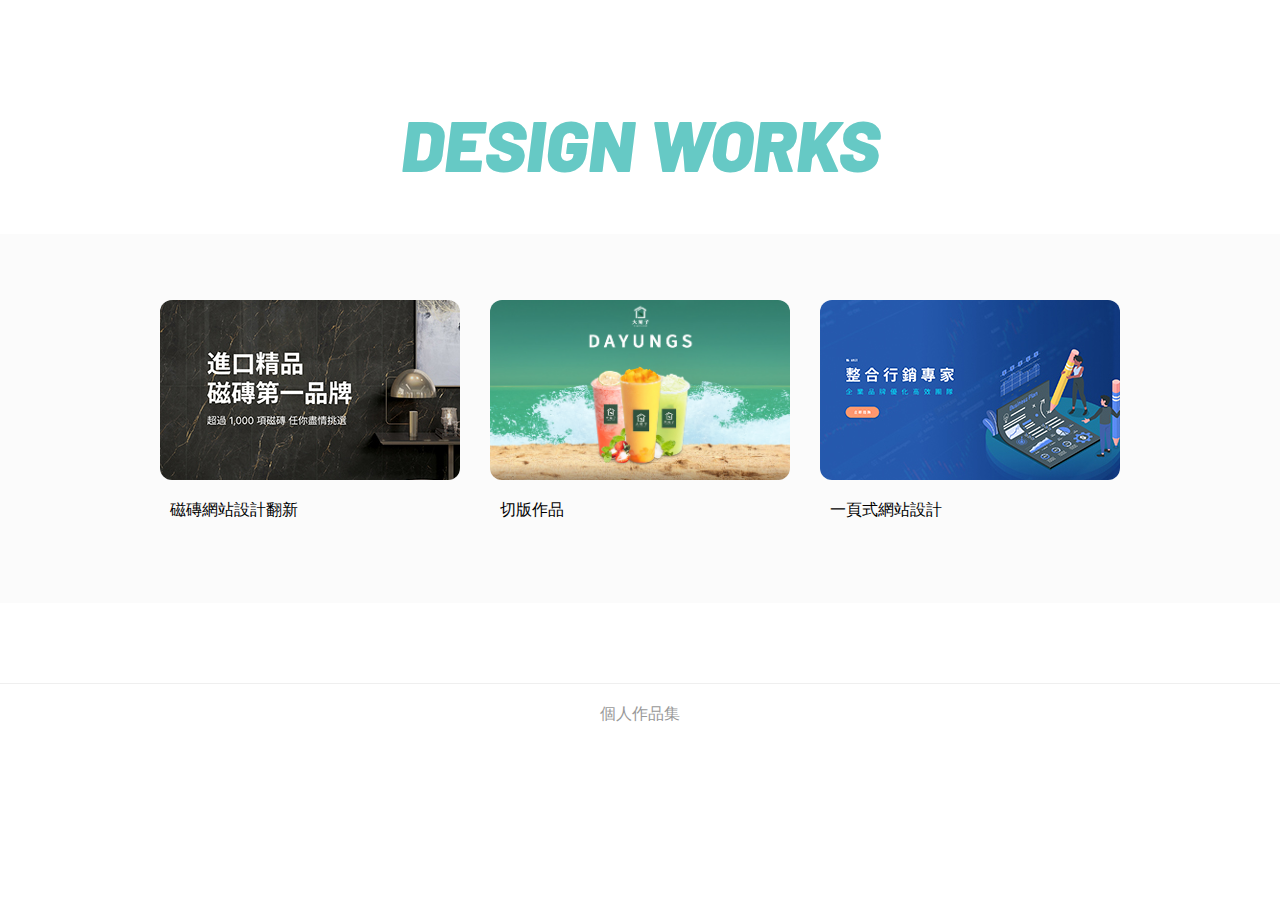
<file: index.html>
<!DOCTYPE html>
<html lang="zh-Hant">
  <head>
    <meta charset="UTF-8" />
    <meta name="viewport" content="width=device-width, initial-scale=1.0" />
    <title>Sean</title>
    <link rel="stylesheet" href="./css/main.css" />
    <link rel="icon" href="./img/titleImg.png" type="image/x-icon" />
  </head>
  <body>
    <div class="main">
      <h1>DESIGN WORKS</h1>
      <div class="card">
        <ul>
          <li>
            <a href="./page/1.html">
              <img src="./img/whiteHorse.jpg" alt="" />
            </a>
            <p>磁磚網站設計翻新</p>
          </li>
          <li>
            <a href="./page/2.html">
              <img src="./img/dayungs.jpg" alt="" />
            </a>
            <p>切版作品</p>
          </li>
          <li>
            <a href="./page/3.html">
              <img src="./img/amgt.jpg" alt="" />
            </a>
            <p>一頁式網站設計</p>
          </li>
        </ul>
      </div>
    </div>
    <footer>個人作品集</footer>
  </body>
</html>
</file>
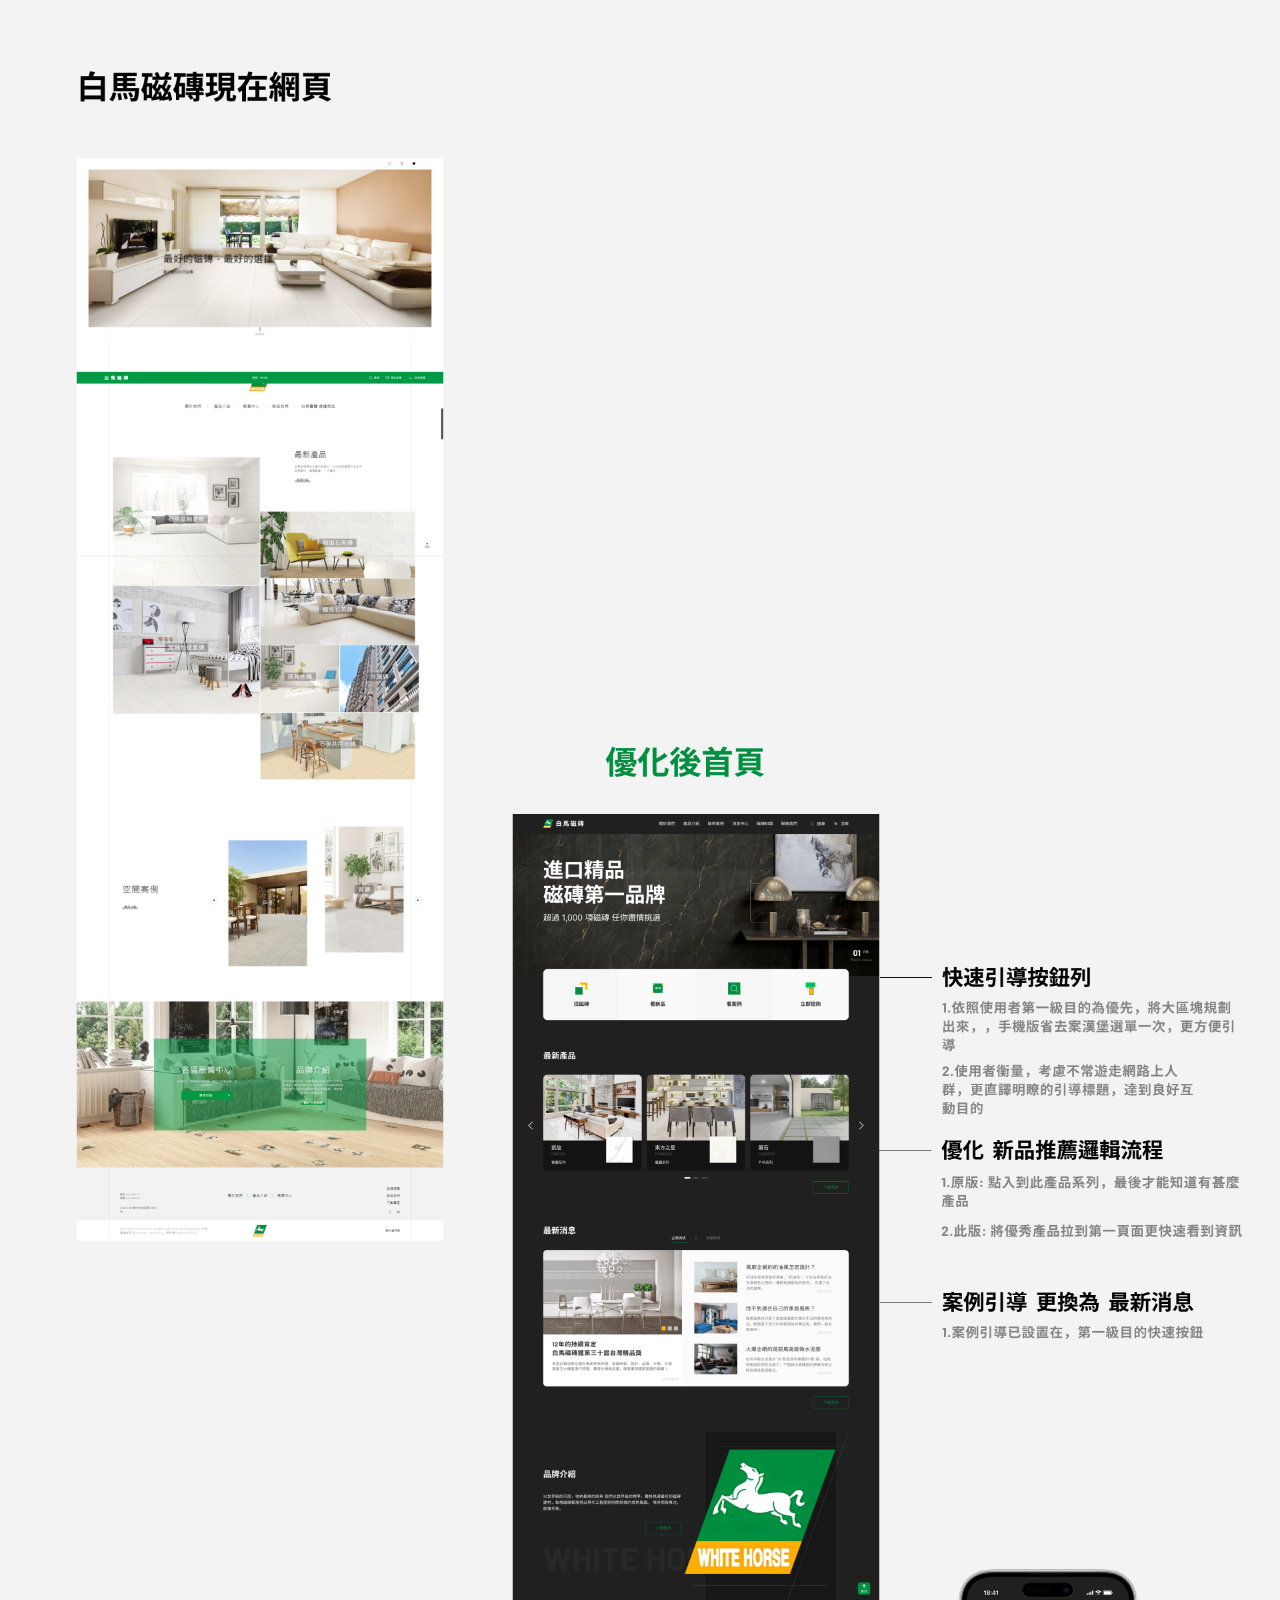
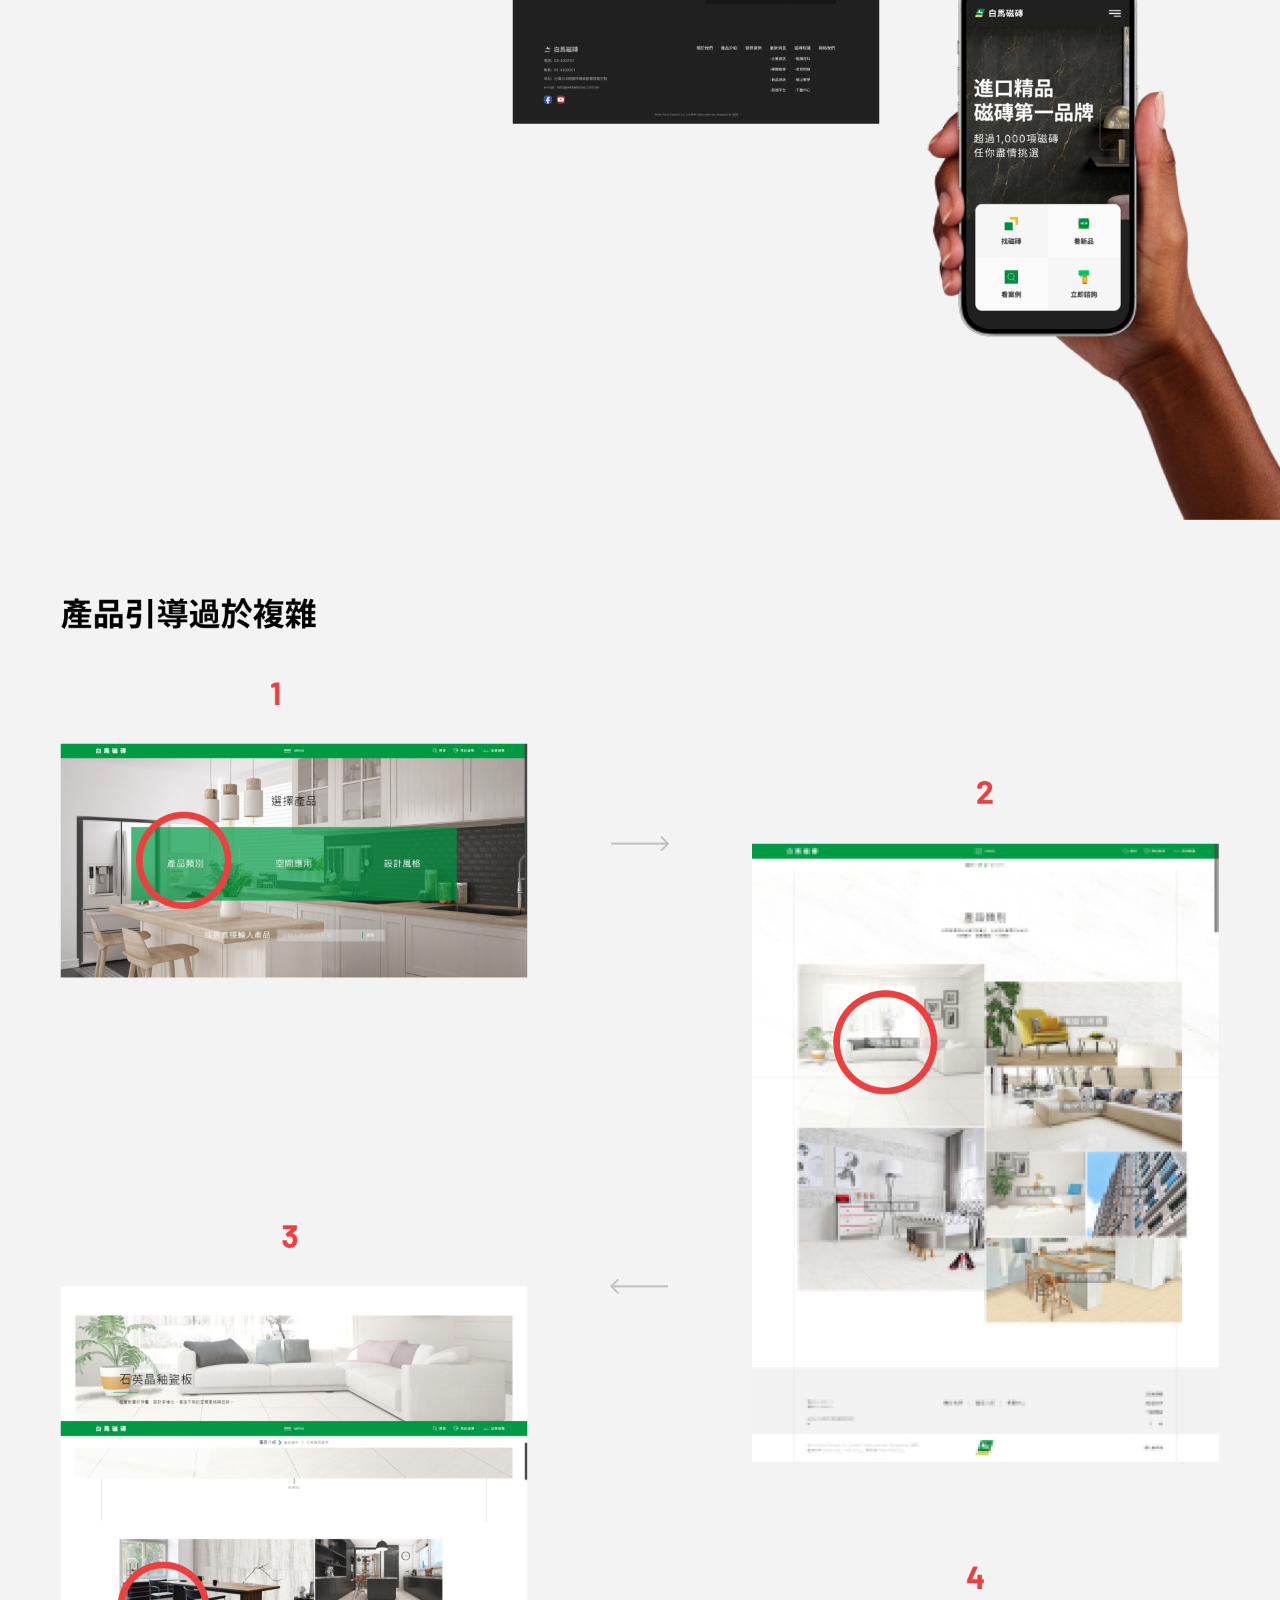
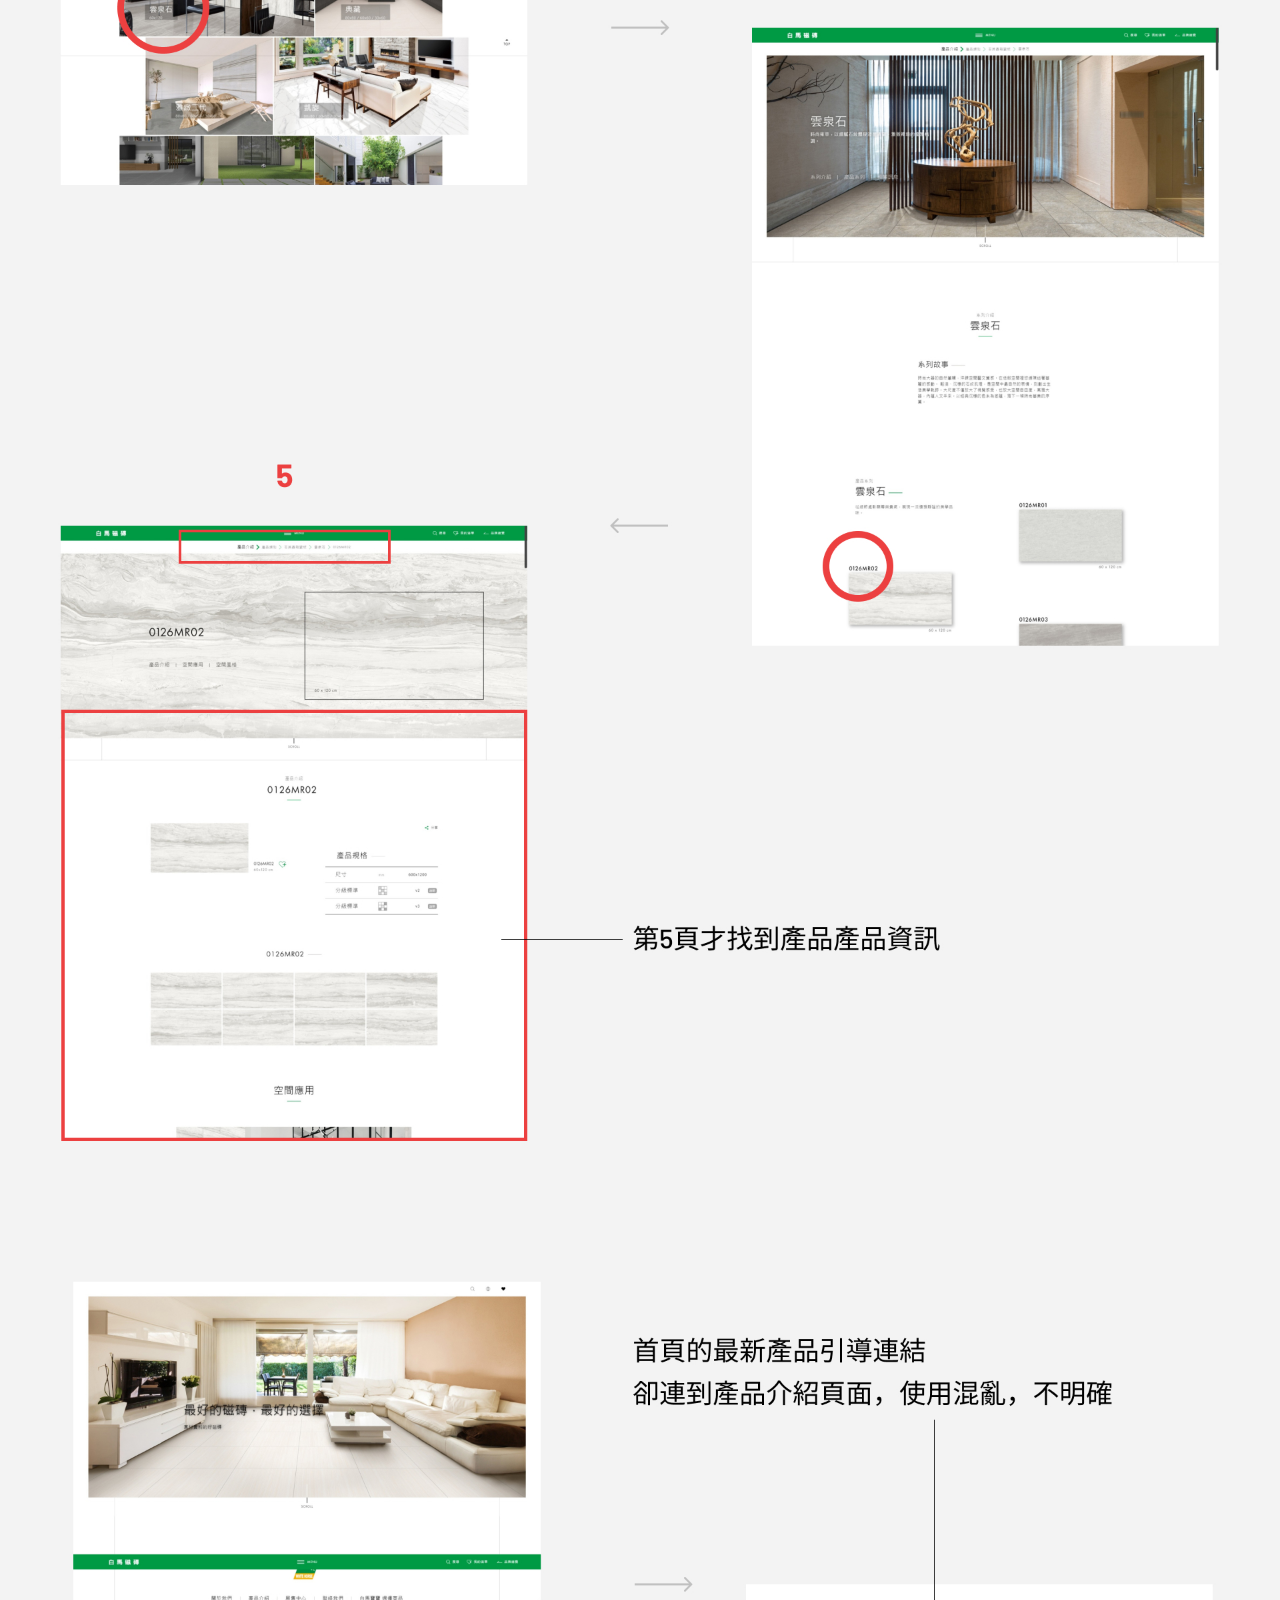
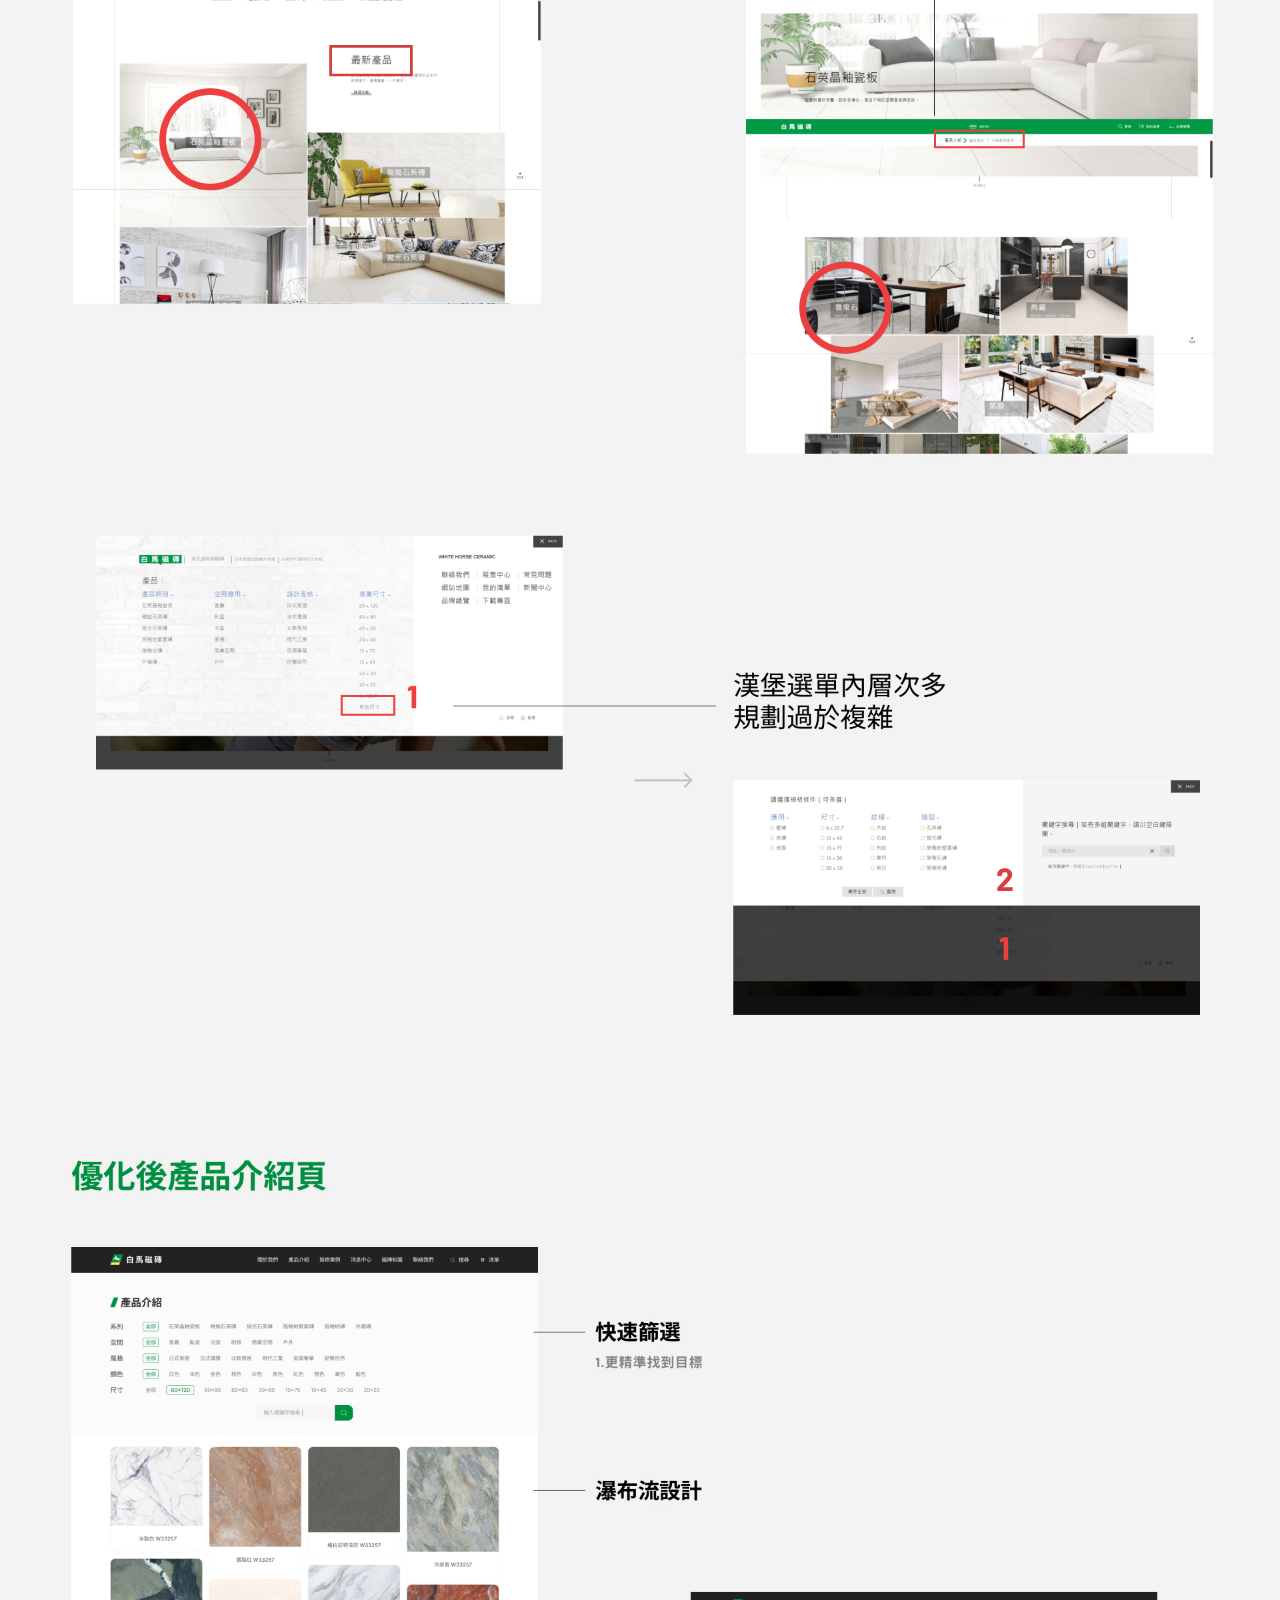
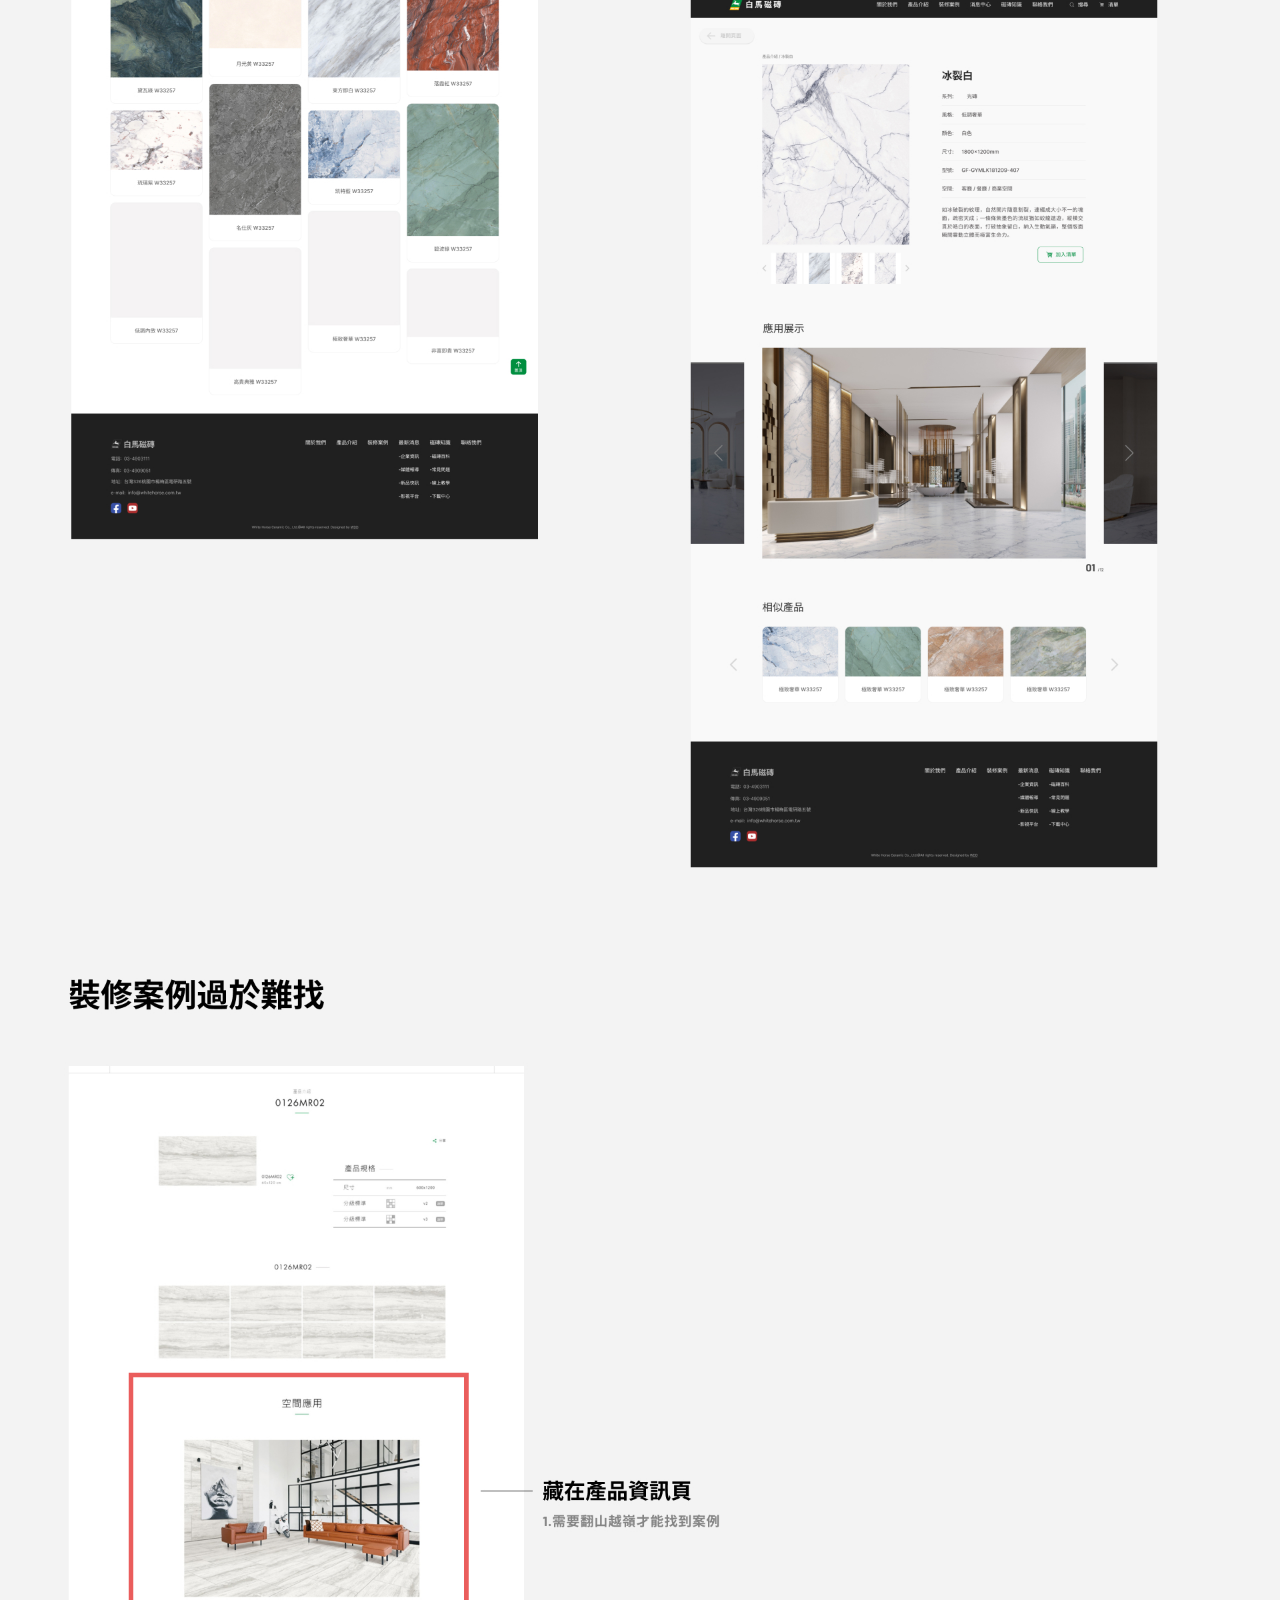
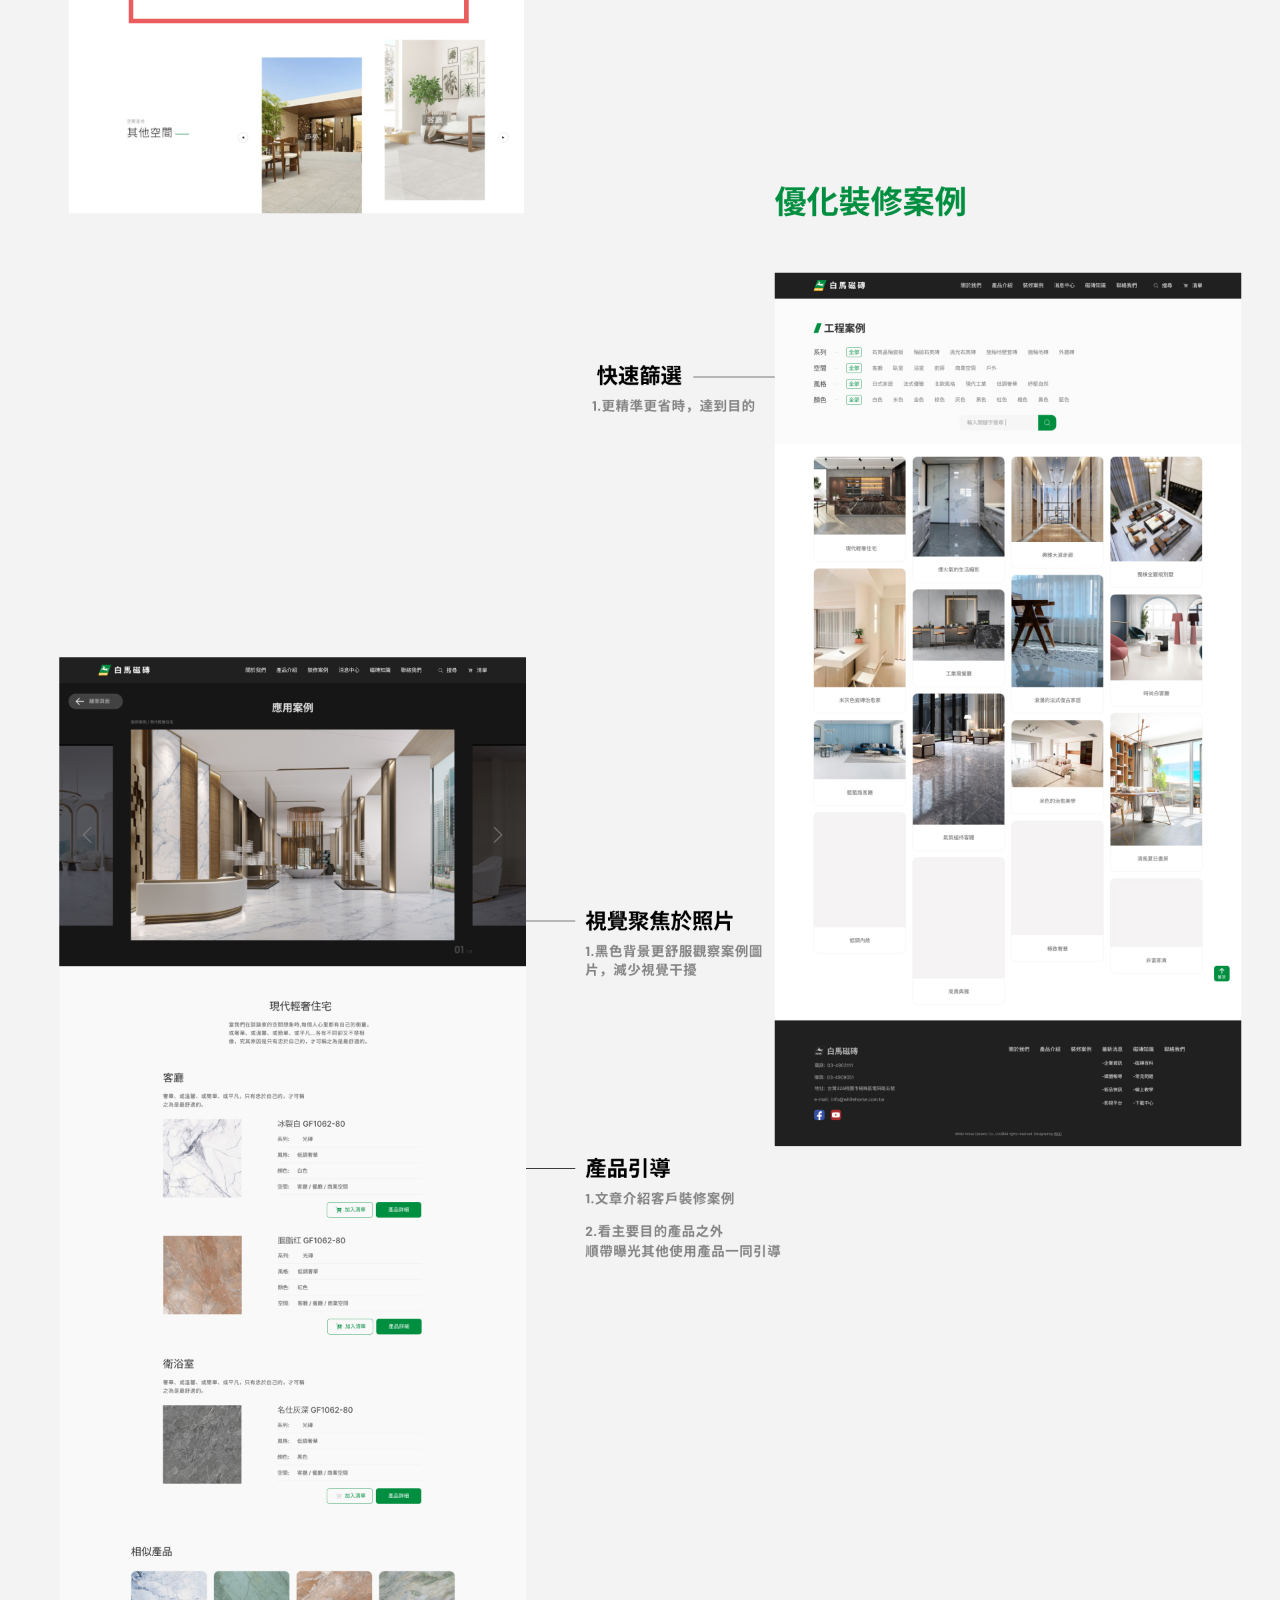
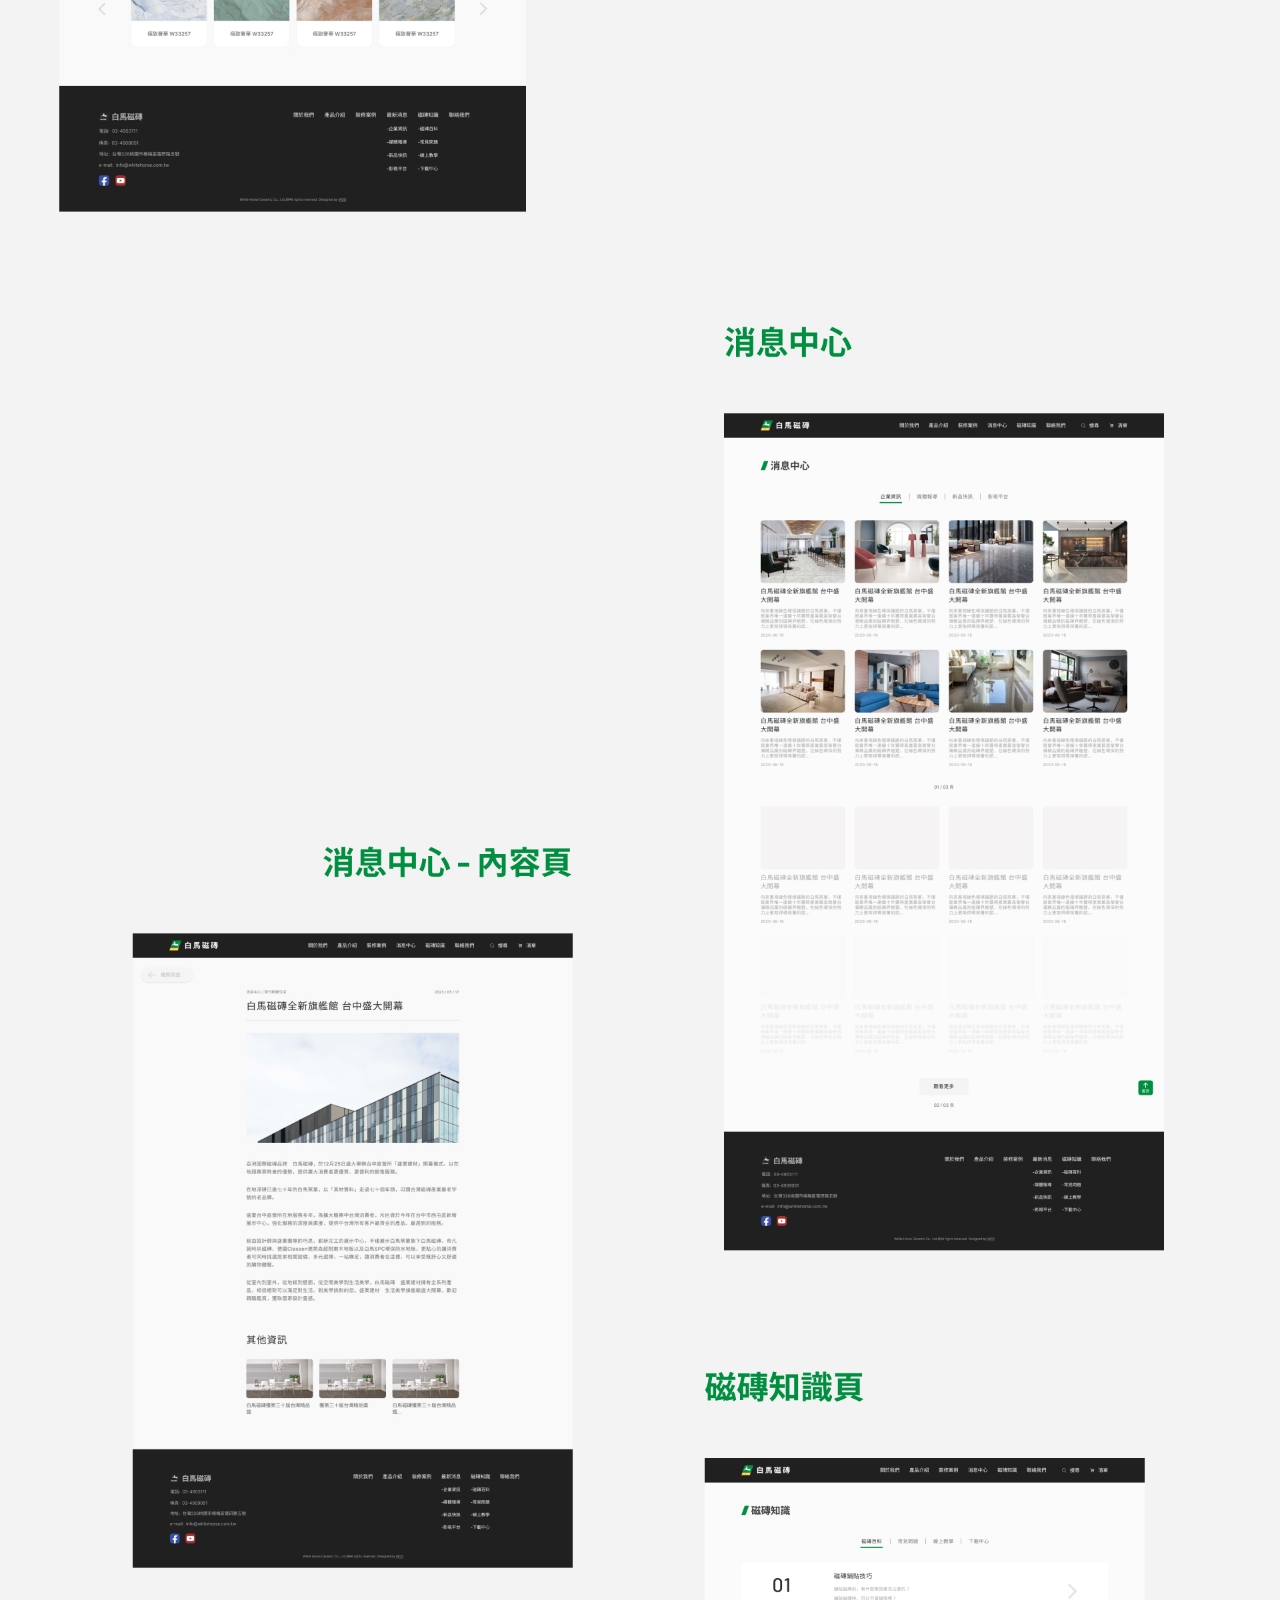
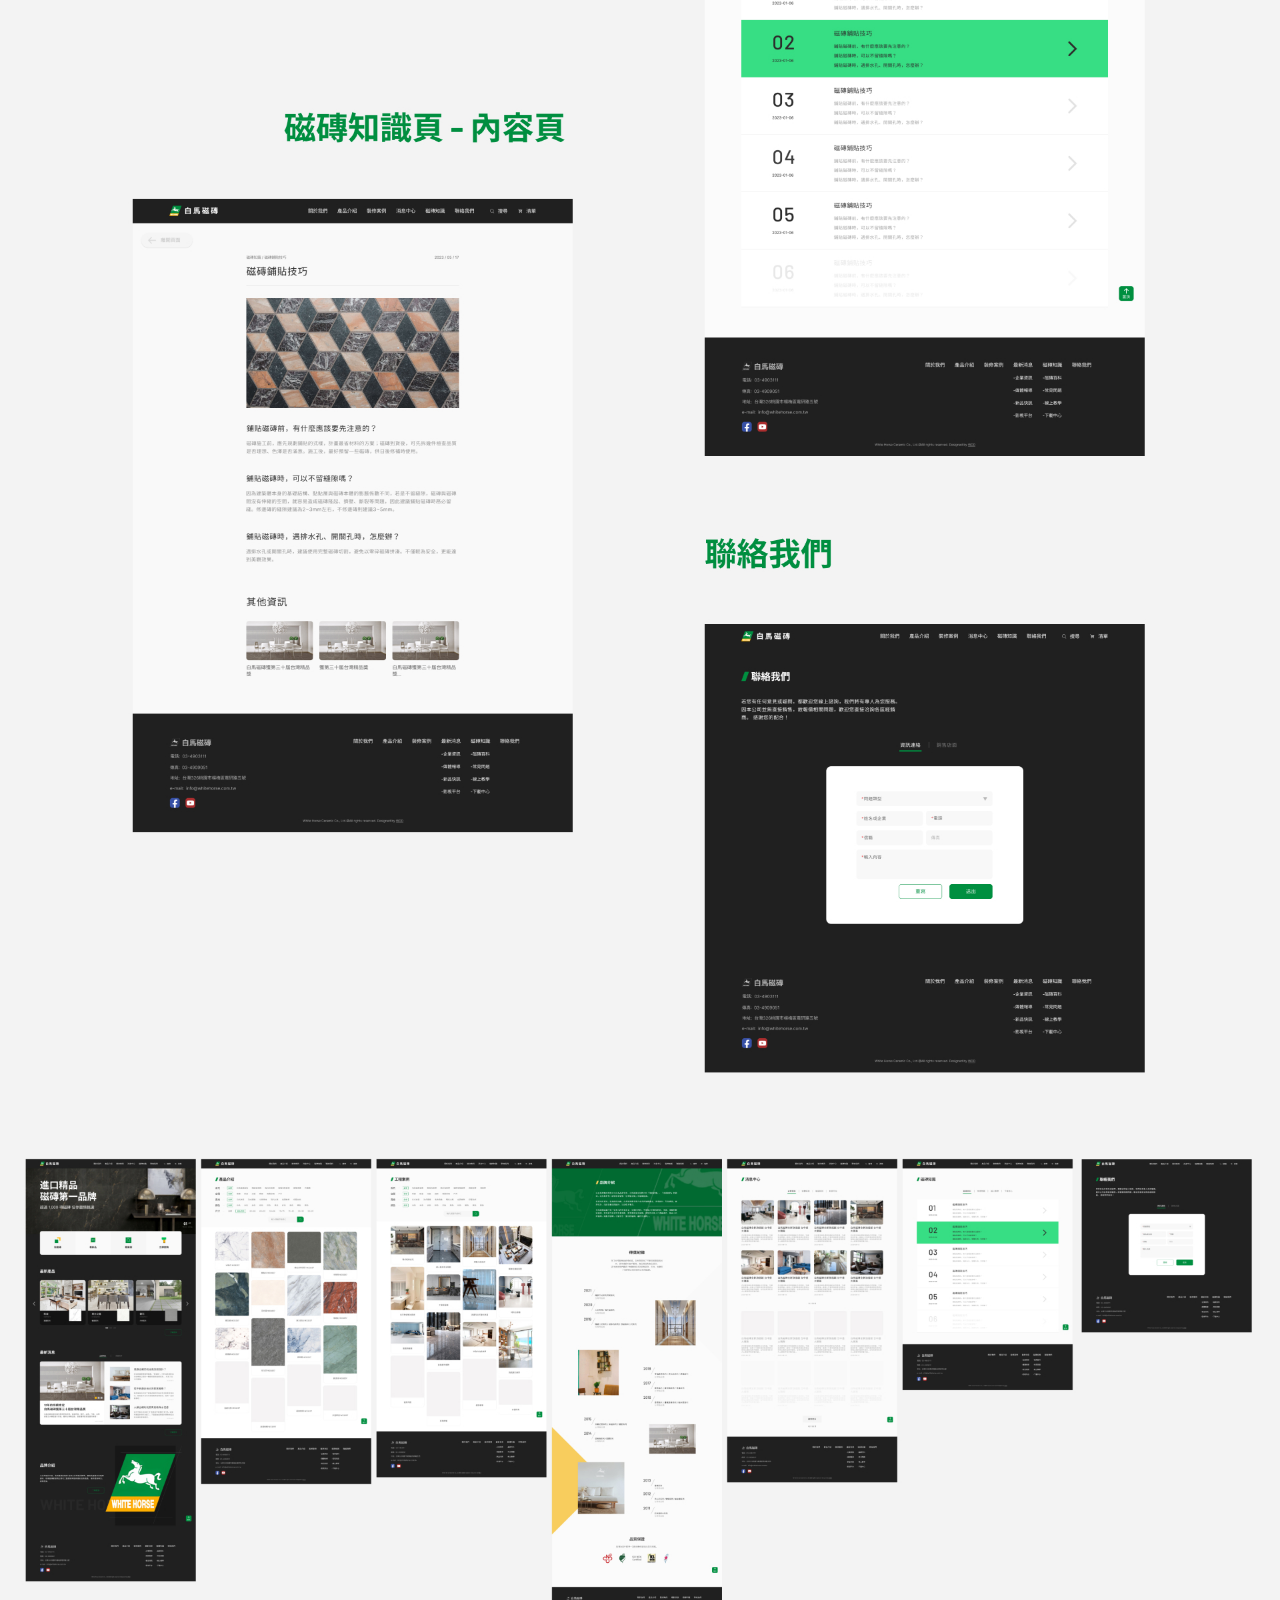
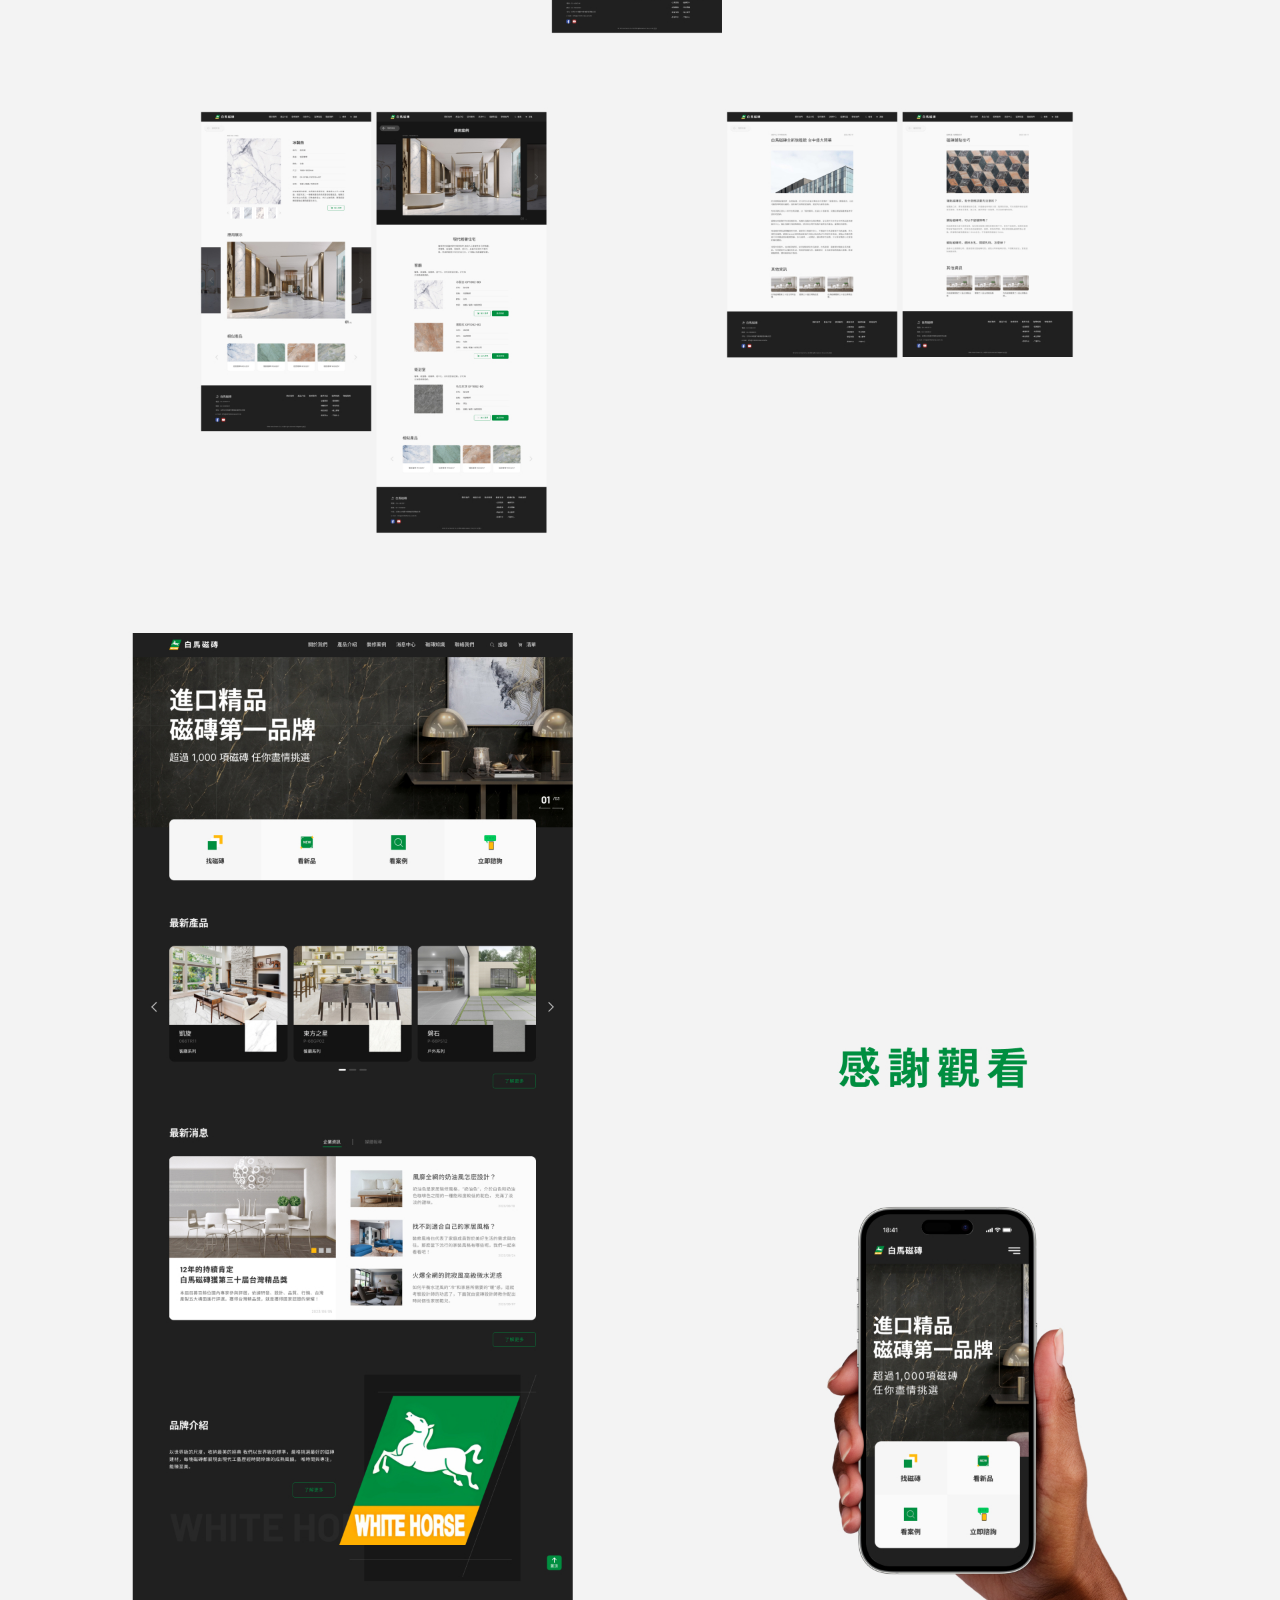
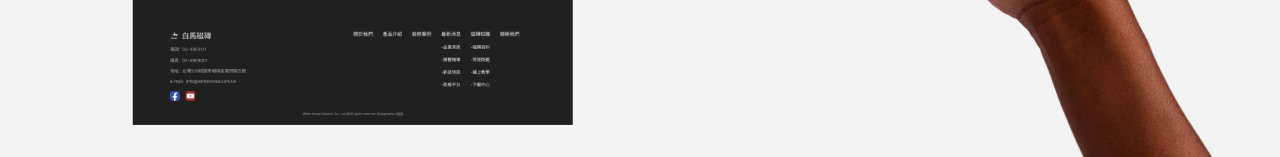
<file: whiteHorseTile/index.html>
<!DOCTYPE html>
<html lang="zh-Hant">
  <head>
    <meta charset="UTF-8" />
    <meta name="viewport" content="width=device-width, initial-scale=1.0" />
    <title>白馬磁磚</title>
    <link rel="stylesheet" href="./main.css" />
  </head>
  <body>
    <img class="imgMg" src="./img/1.jpg" alt="" />
    <img class="imgMg" src="./img/2.jpg" alt="" />
    <img class="imgMg" src="./img/3.jpg" alt="" />
    <img class="imgMg" src="./img/4.jpg" alt="" />
    <img class="imgMg" src="./img/5.jpg" alt="" />
  </body>
</html>
</file>
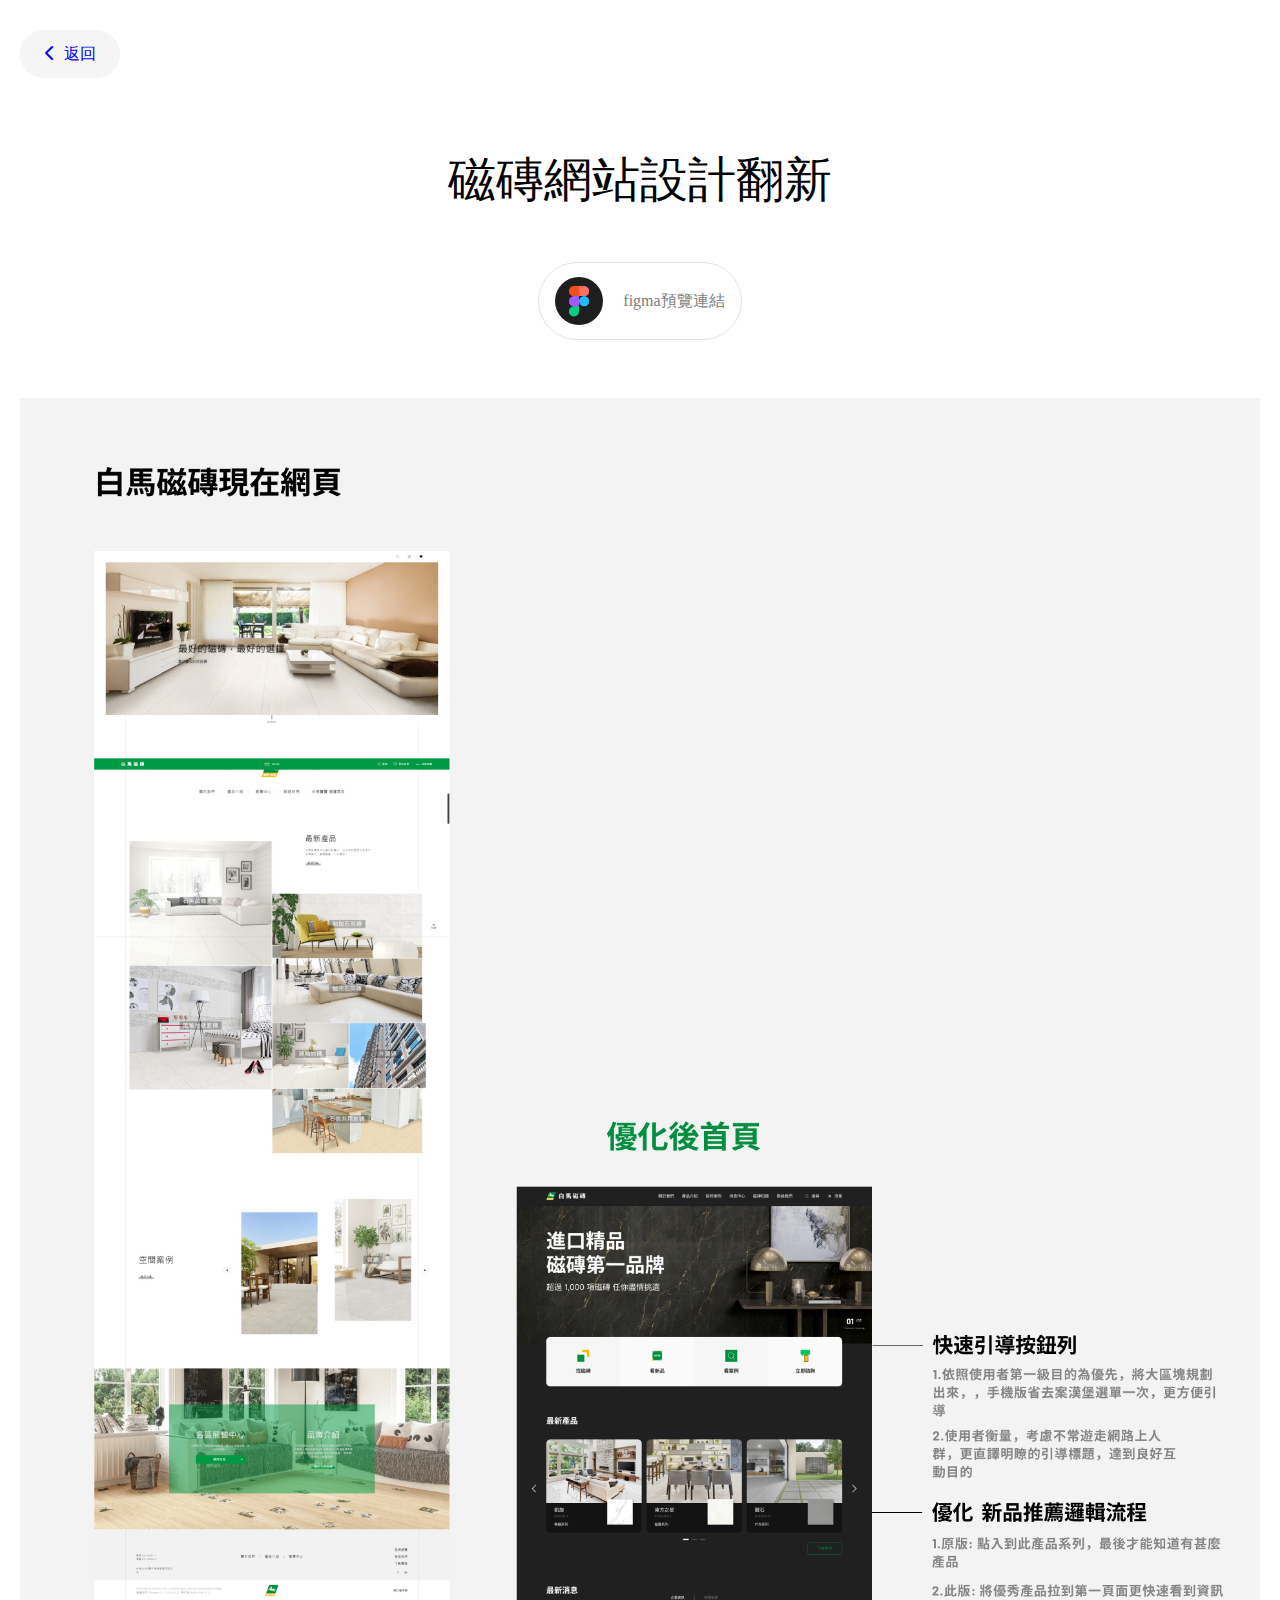
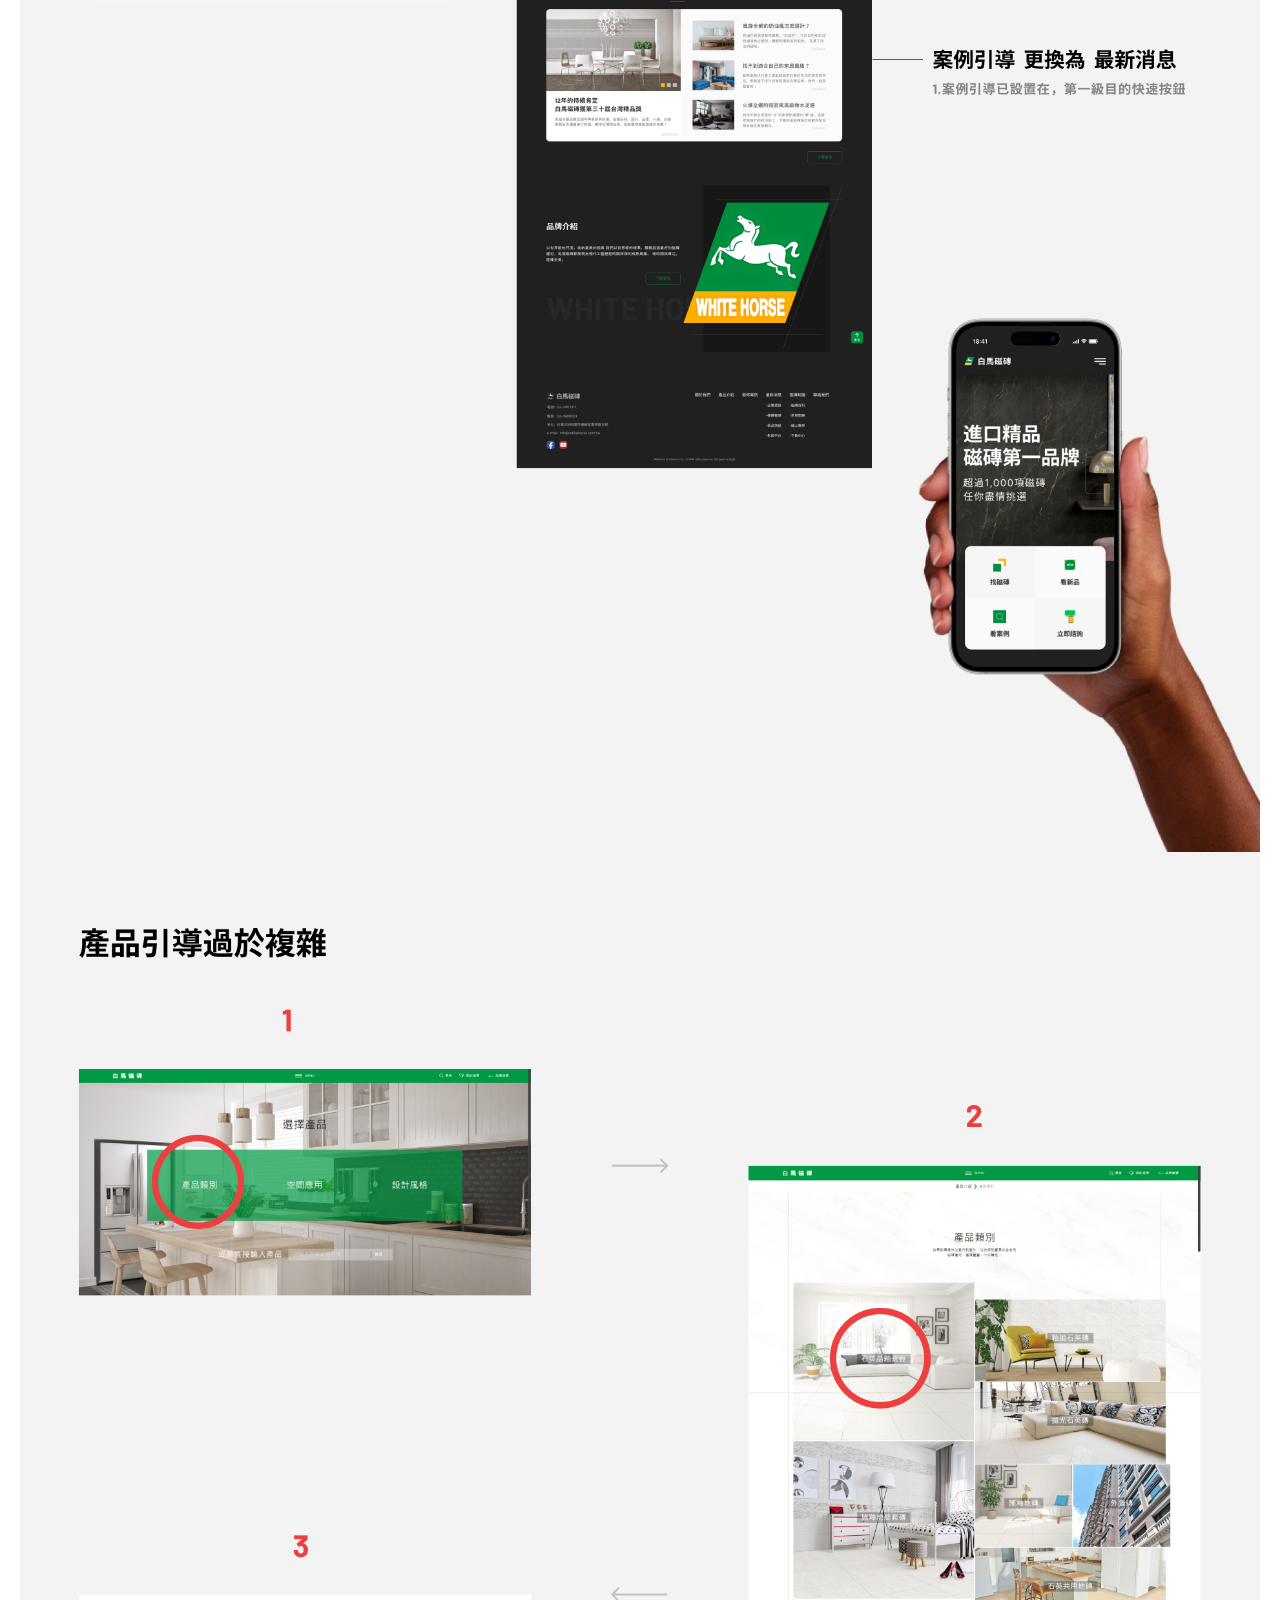
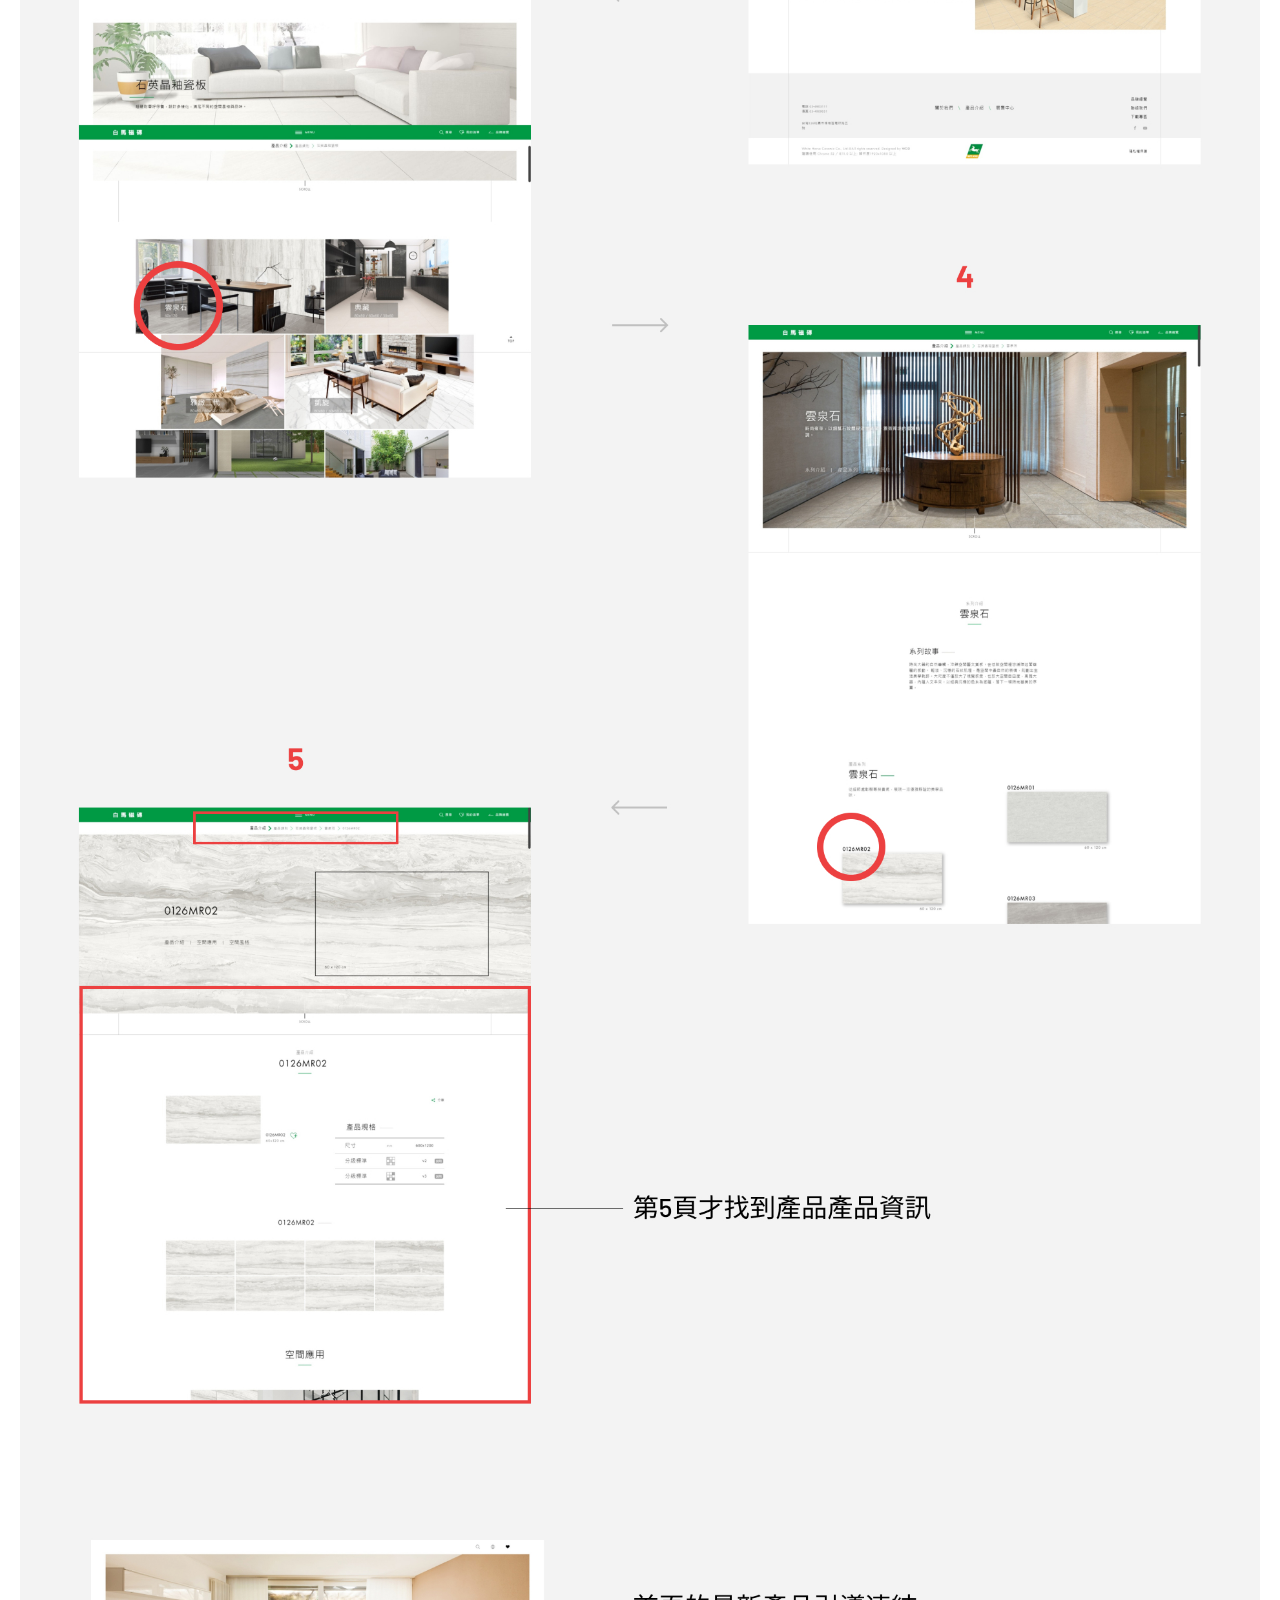
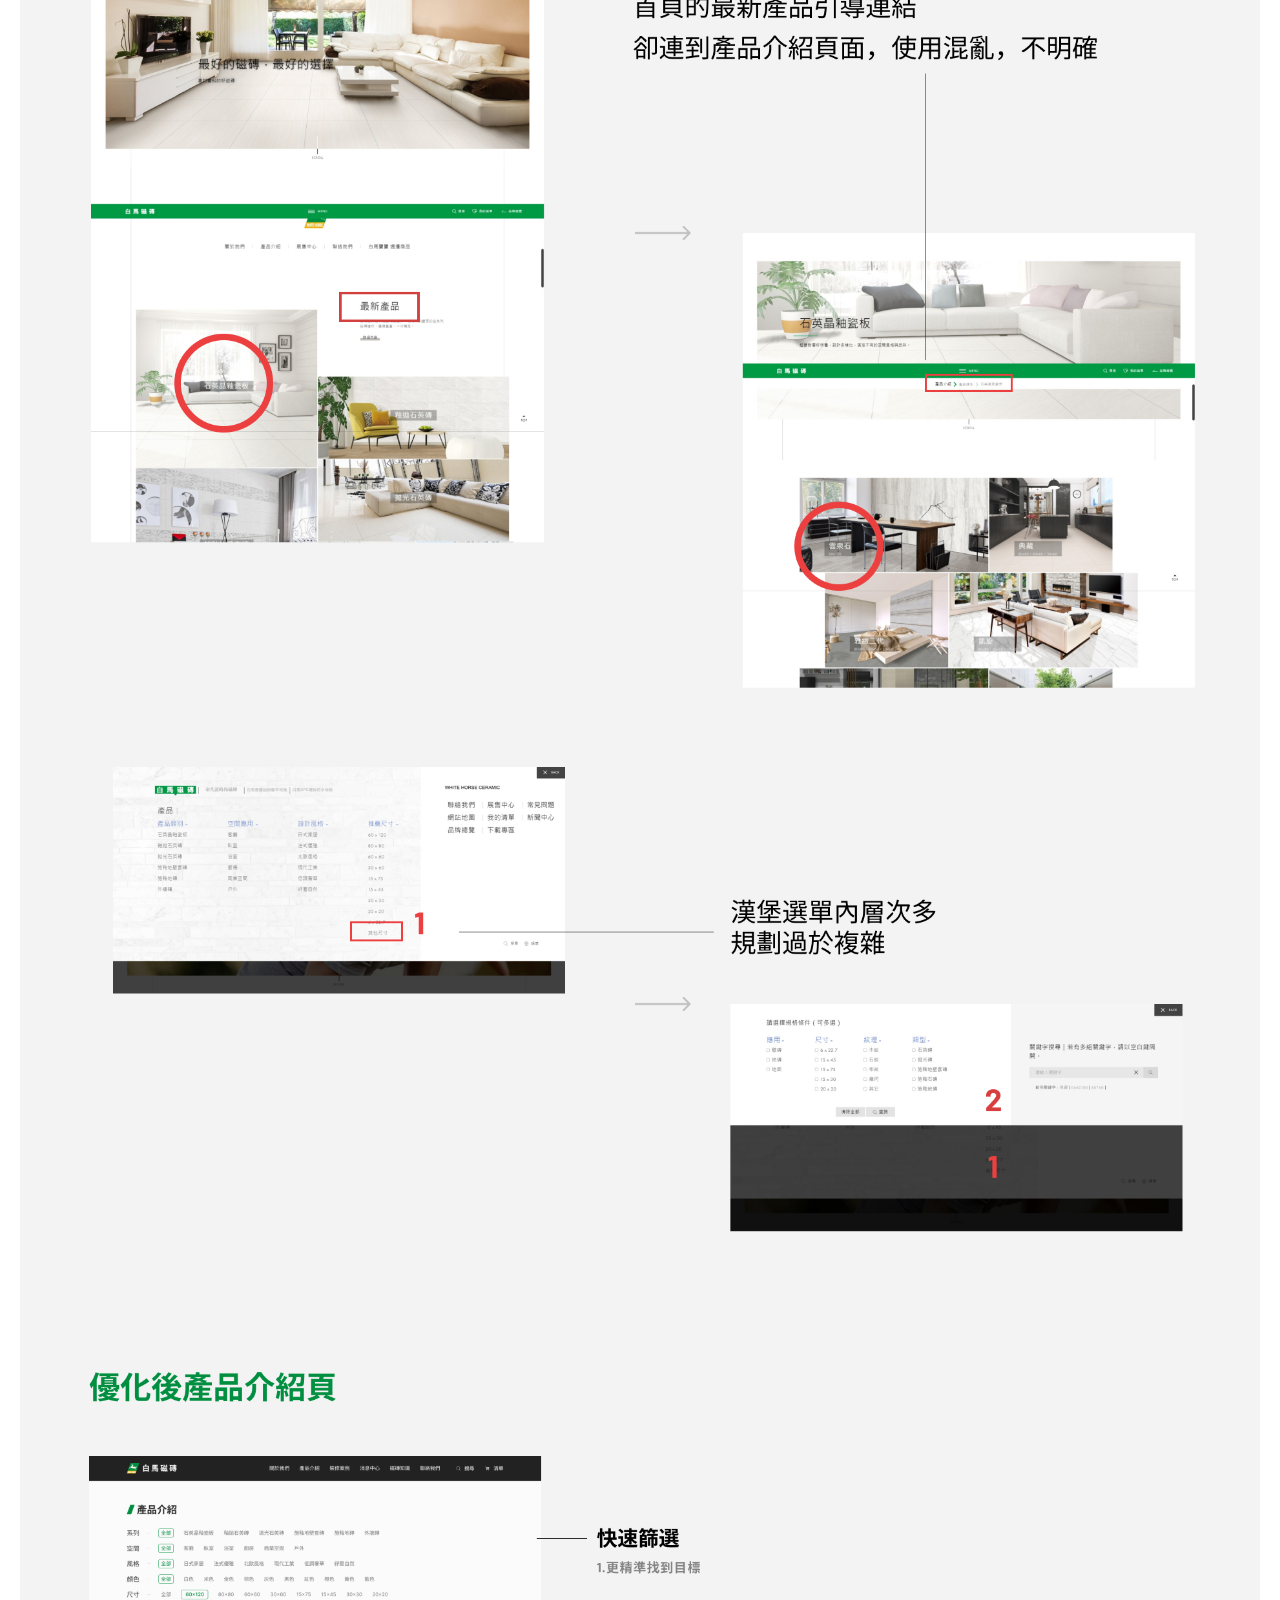
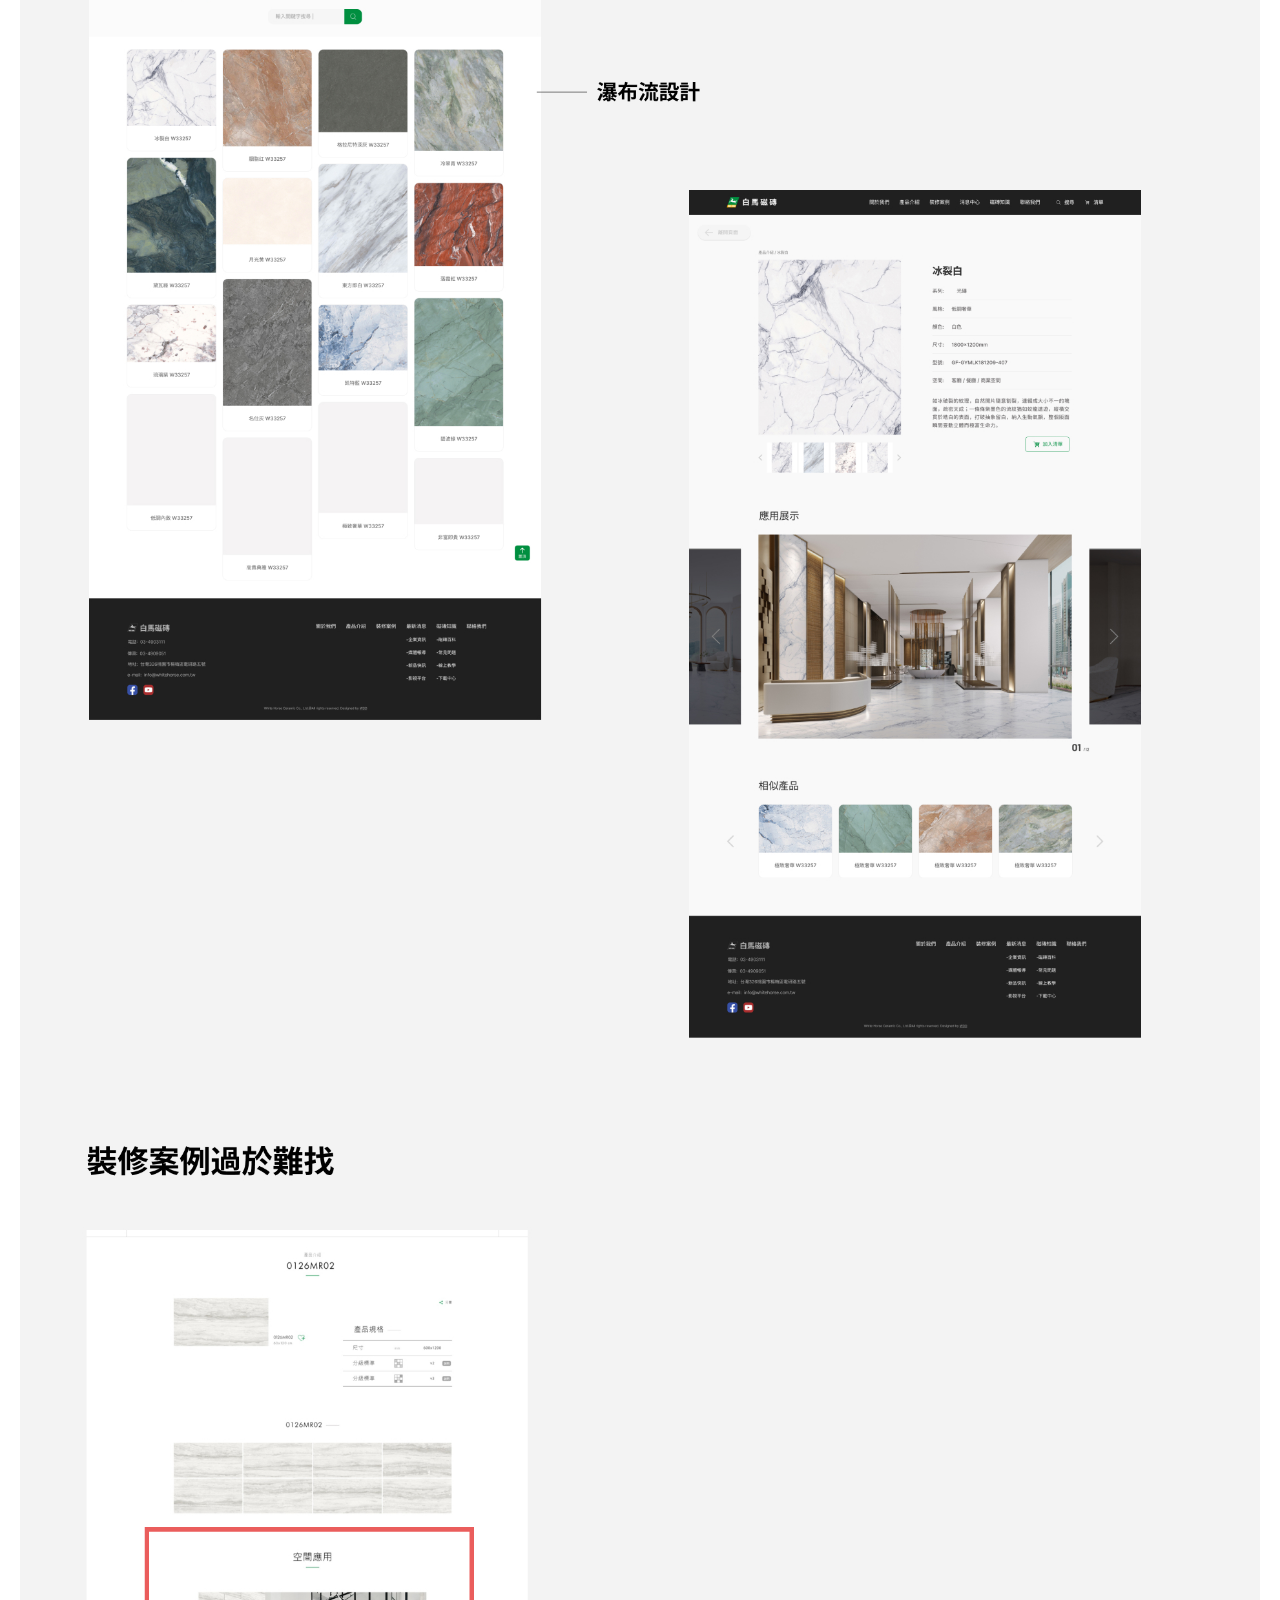
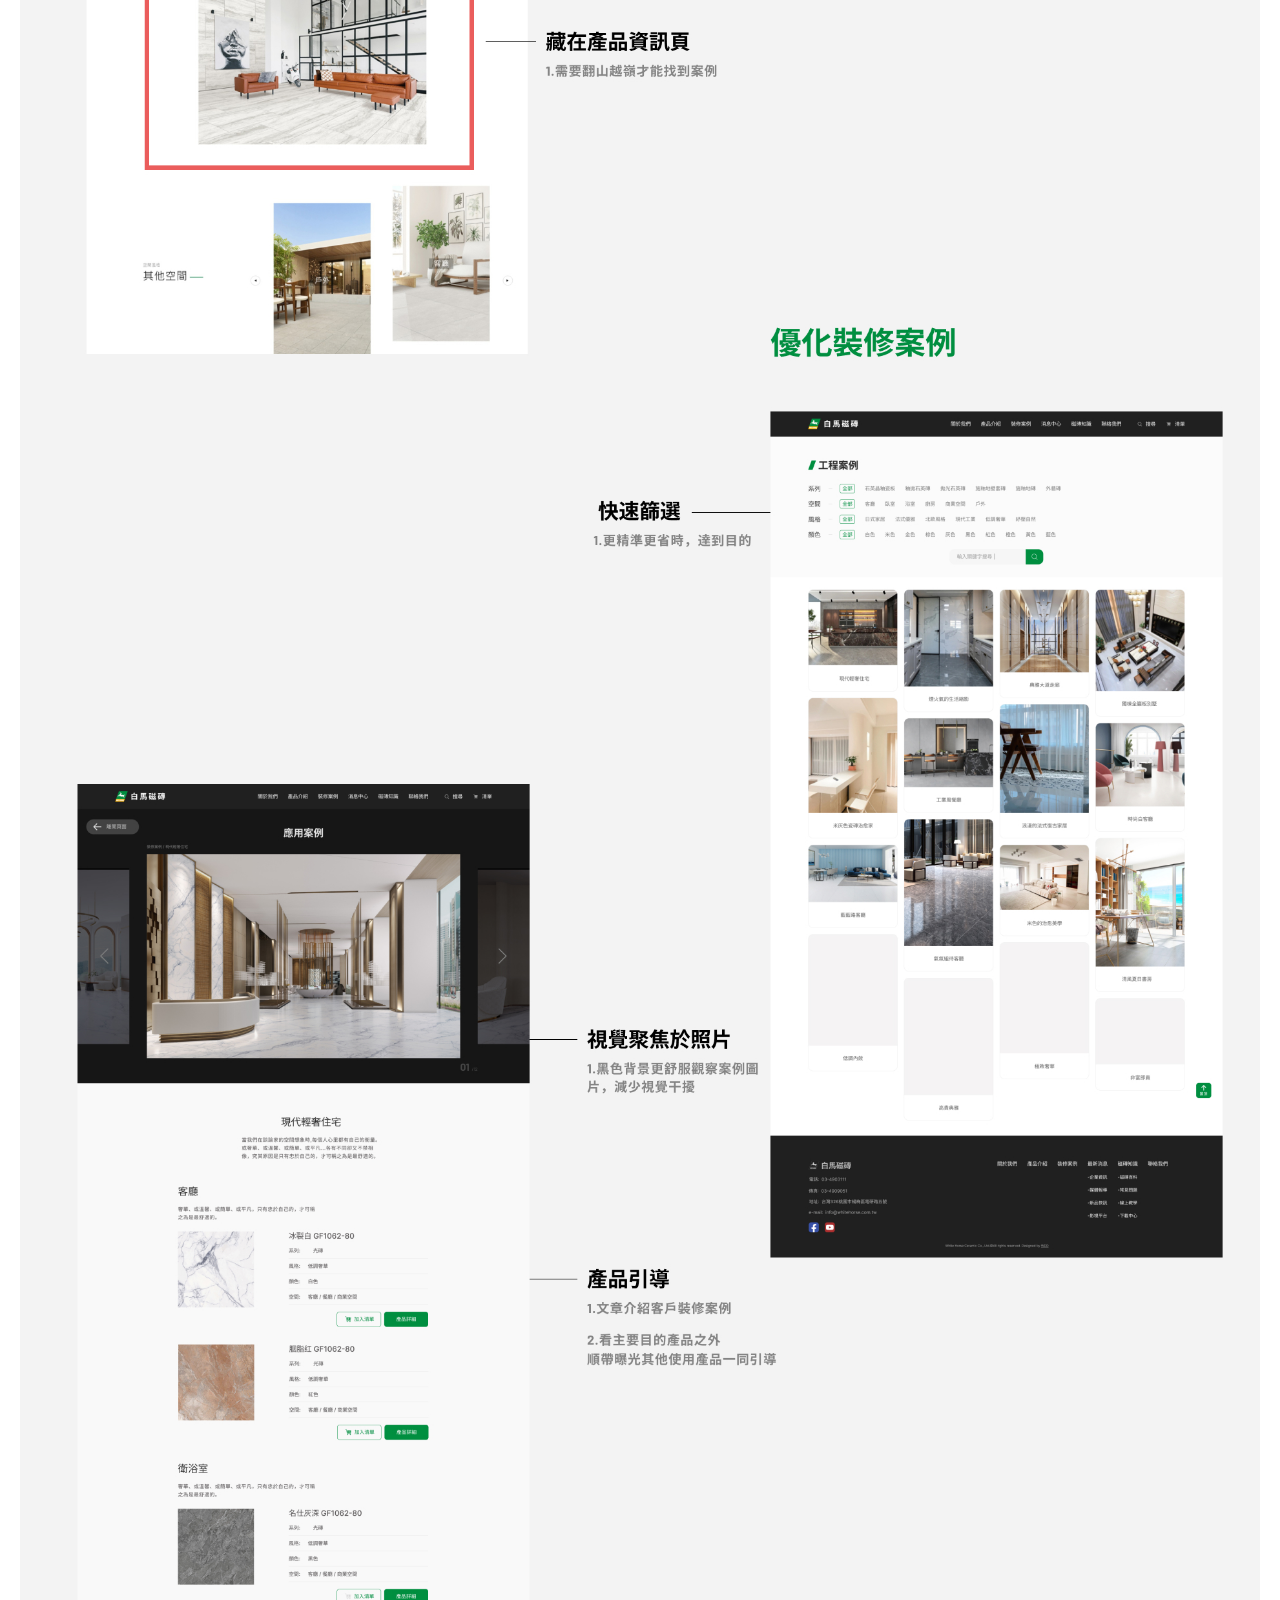
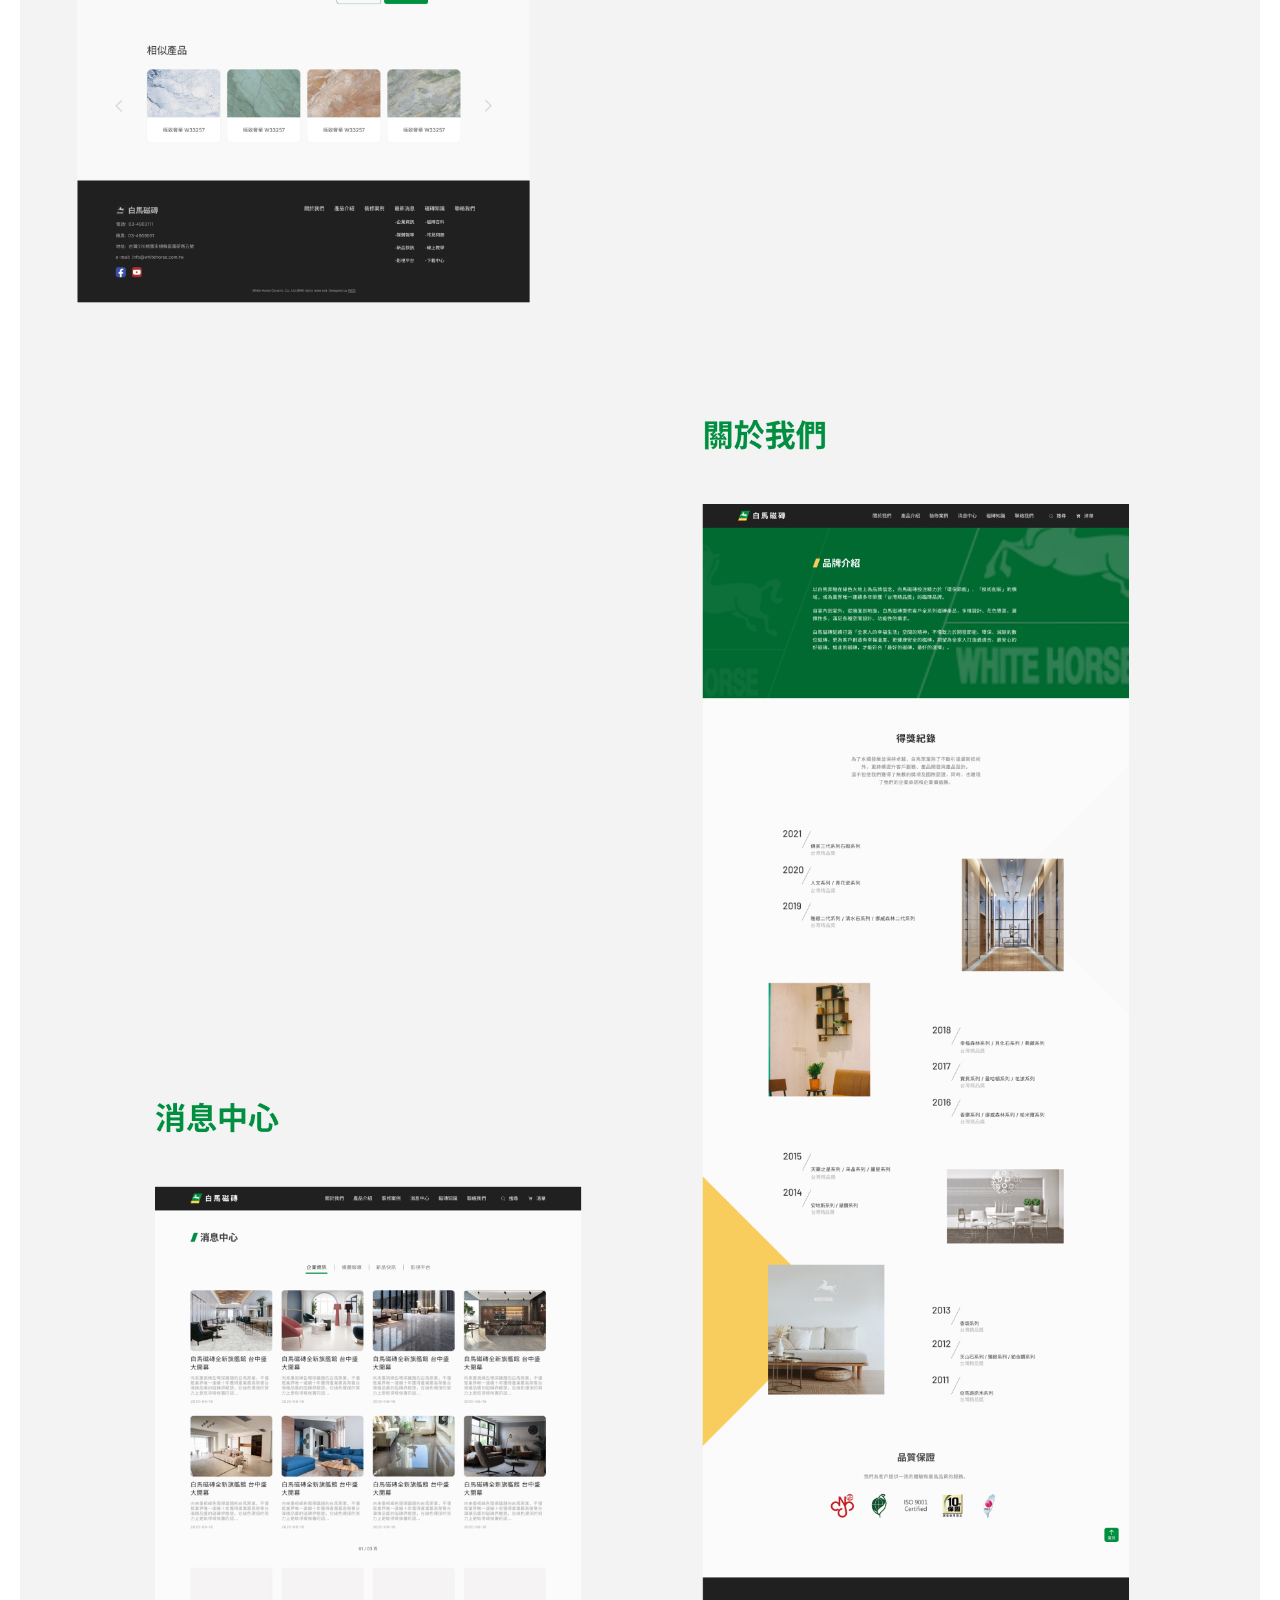
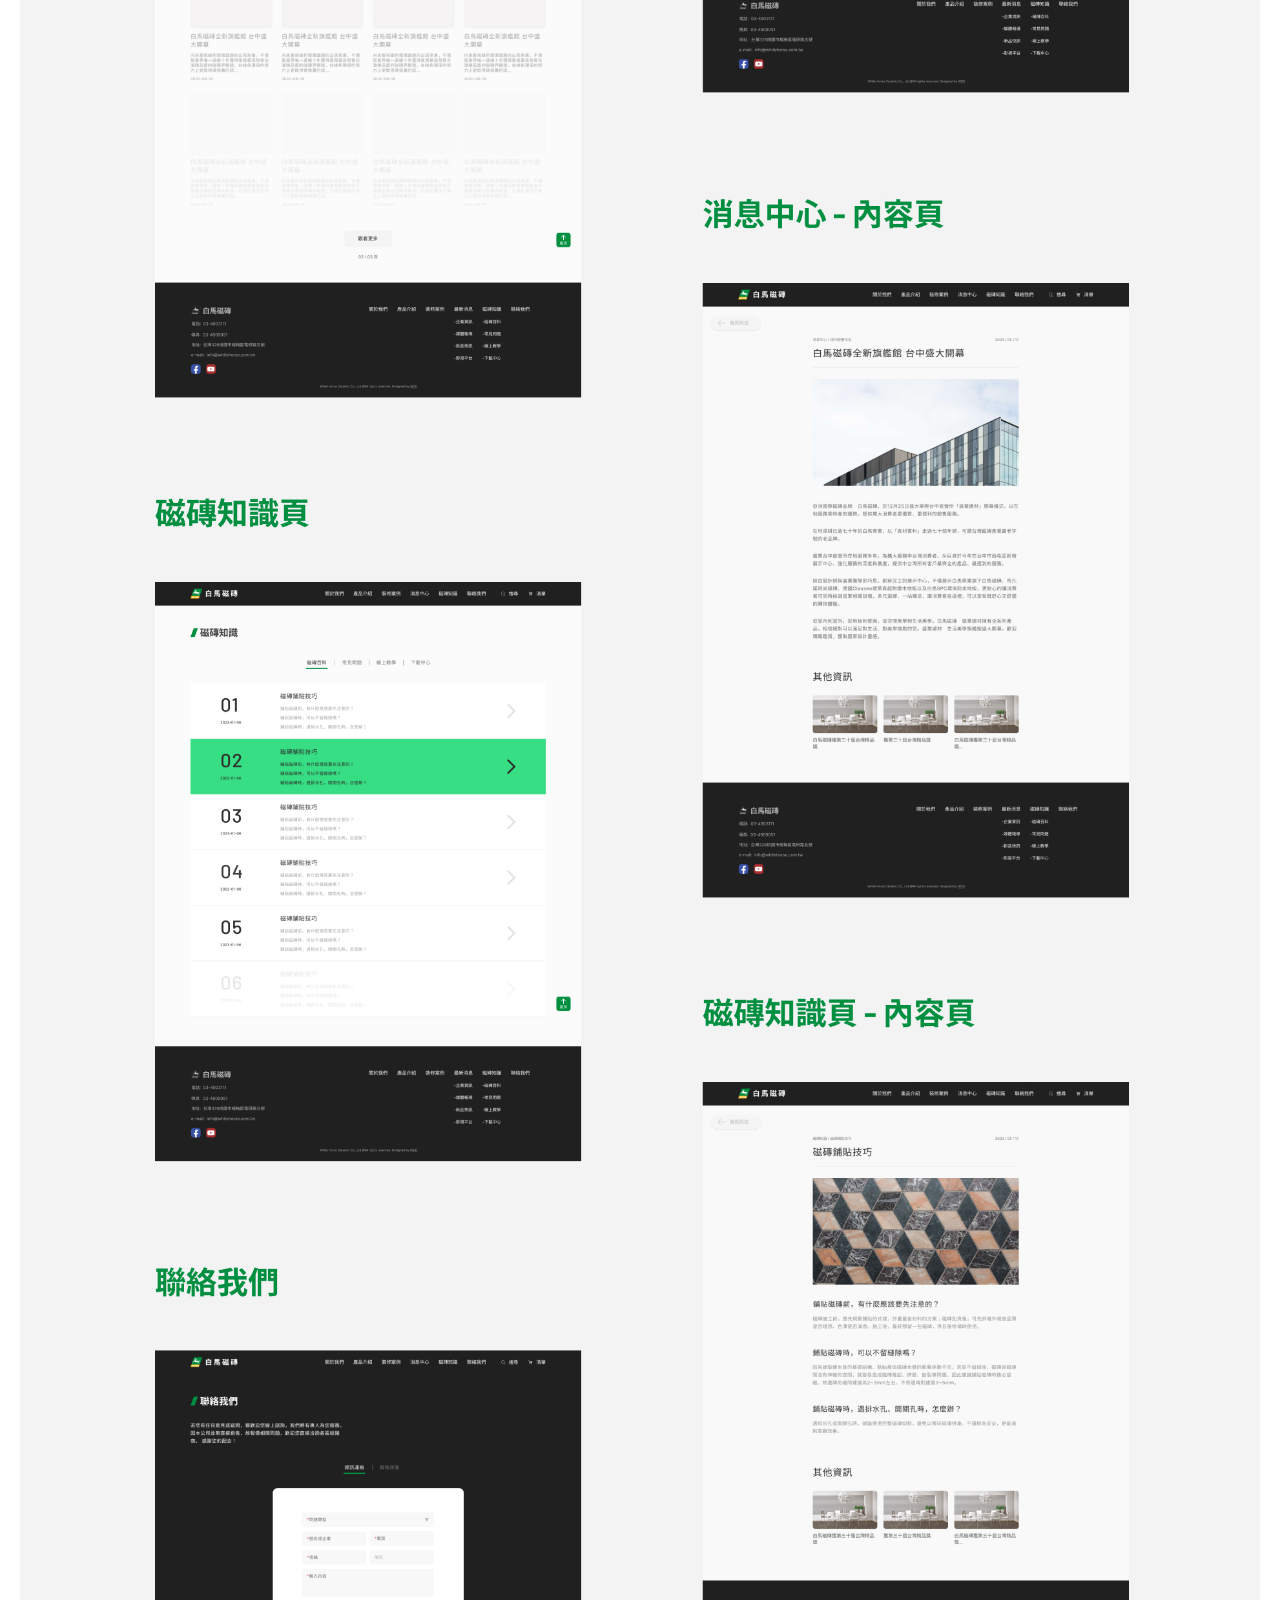
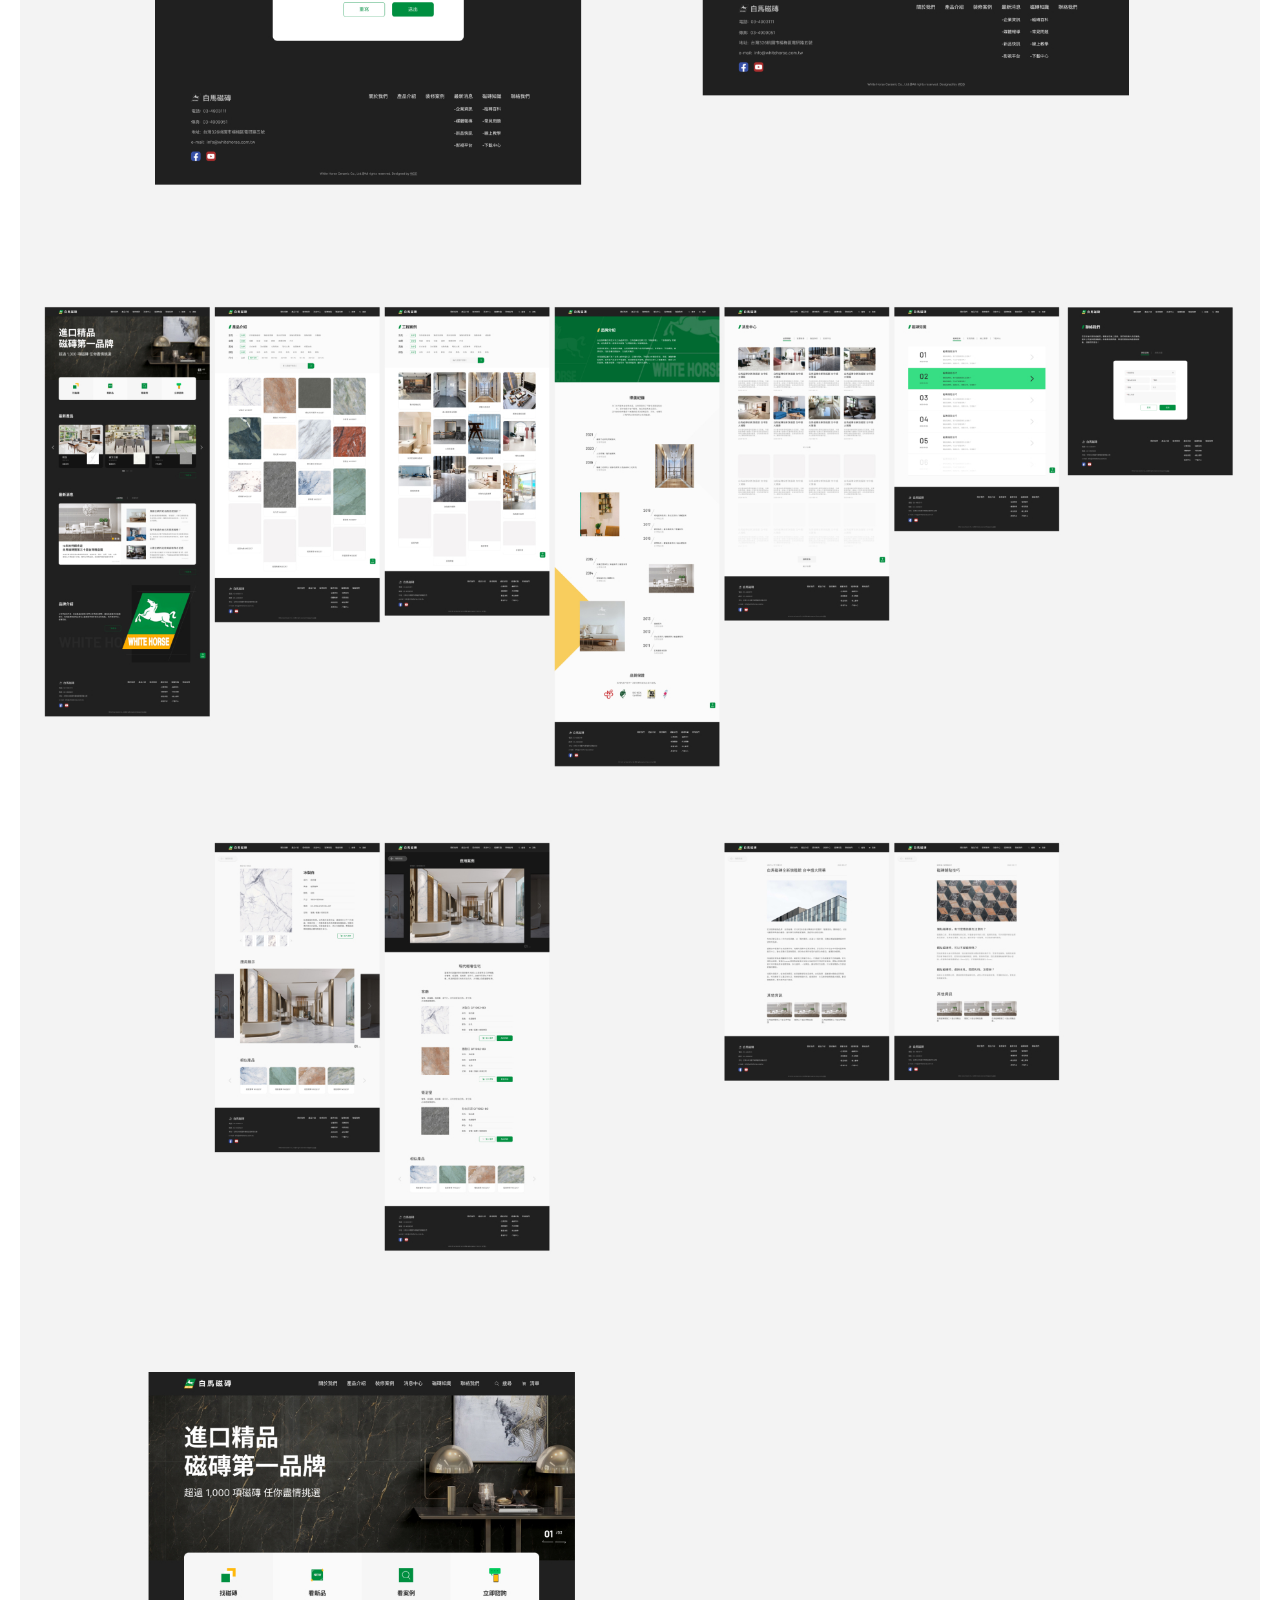
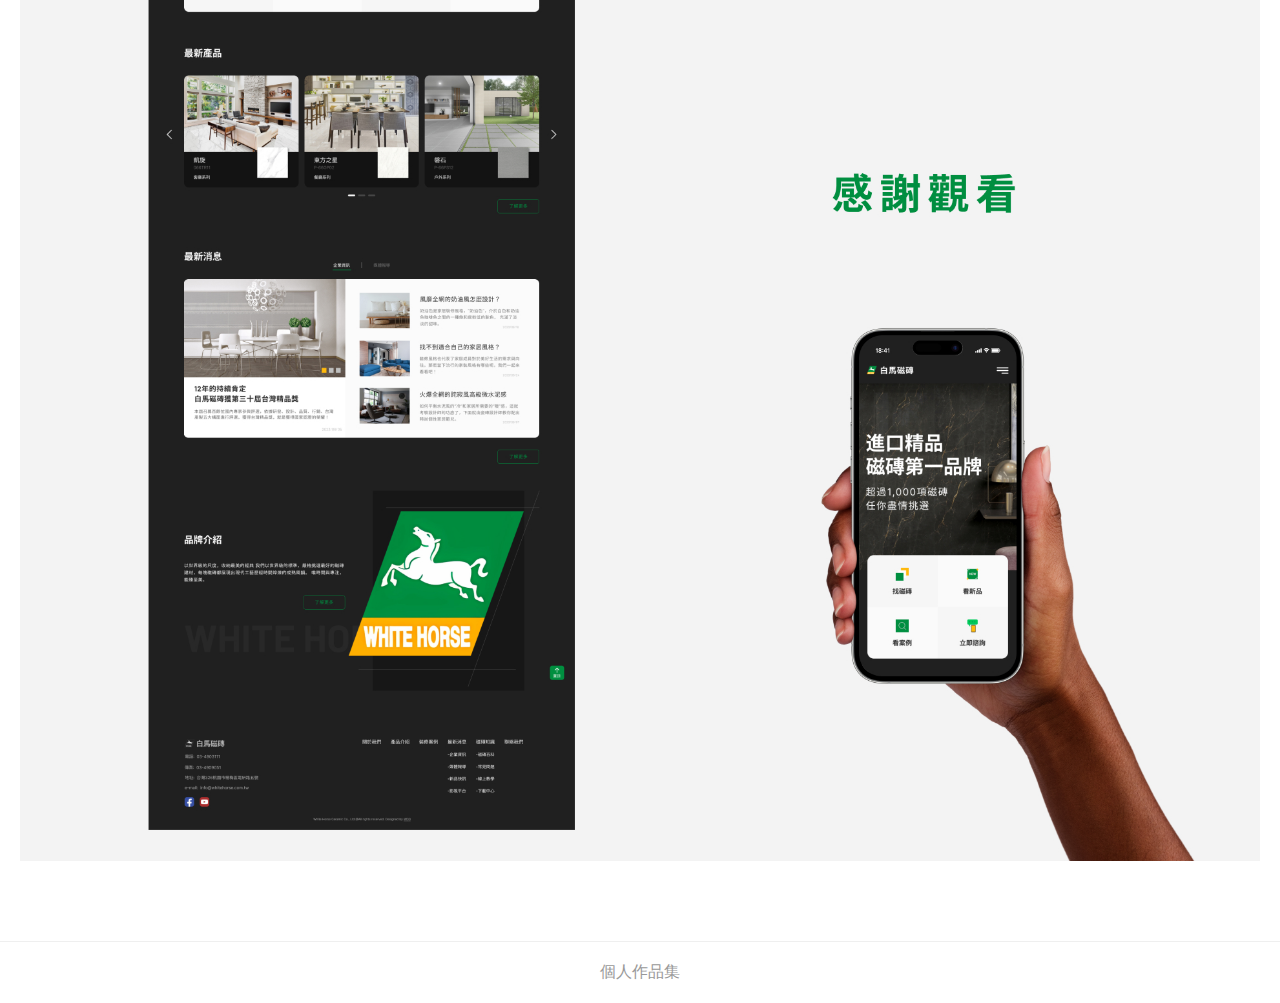
<file: page/1.html>
<!DOCTYPE html>
<html lang="zh-Hant">
  <head>
    <meta charset="UTF-8" />
    <meta name="viewport" content="width=device-width, initial-scale=1.0" />
    <title>Sean</title>
    <link rel="stylesheet" href="../css/main.css" />
    <link rel="stylesheet" href="../css/page.css" />
    <link
      rel="stylesheet"
      href="https://cdnjs.cloudflare.com/ajax/libs/font-awesome/6.3.0/css/all.min.css"
    />
    <link rel="icon" href="../img/titleImg.png" type="image/x-icon" />
  </head>
  <body>
    <div class="main-page">
      <a class="comeBackButton" href="../index.html">
        <i class="fa-solid fa-chevron-left"></i>
        返回
      </a>
      <div class="workFont">
        <h2>磁磚網站設計翻新</h2>
        <div class="link">
          <a
            target="_blank"
            href="https://www.figma.com/proto/d84fP4RaPWYeX9GUUIldmO/Untitled?type=design&node-id=10-2&t=pUkhDhRj7NRmgVYU-1&scaling=scale-down&page-id=0%3A1&mode=design"
          >
            <img src="../img/figma.png" alt="" />
            figma預覽連結
          </a>
        </div>
      </div>
      <div class="workImg">
        <img src="../img/whiteHorse1.jpg" alt="" />
        <img src="../img/whiteHorse2.jpg" alt="" />
        <img src="../img/whiteHorse3.jpg" alt="" />
        <img src="../img/whiteHorse4.jpg" alt="" />
        <img src="../img/whiteHorse5.jpg" alt="" />
      </div>
    </div>
    <footer>個人作品集</footer>
  </body>
</html>
</file>
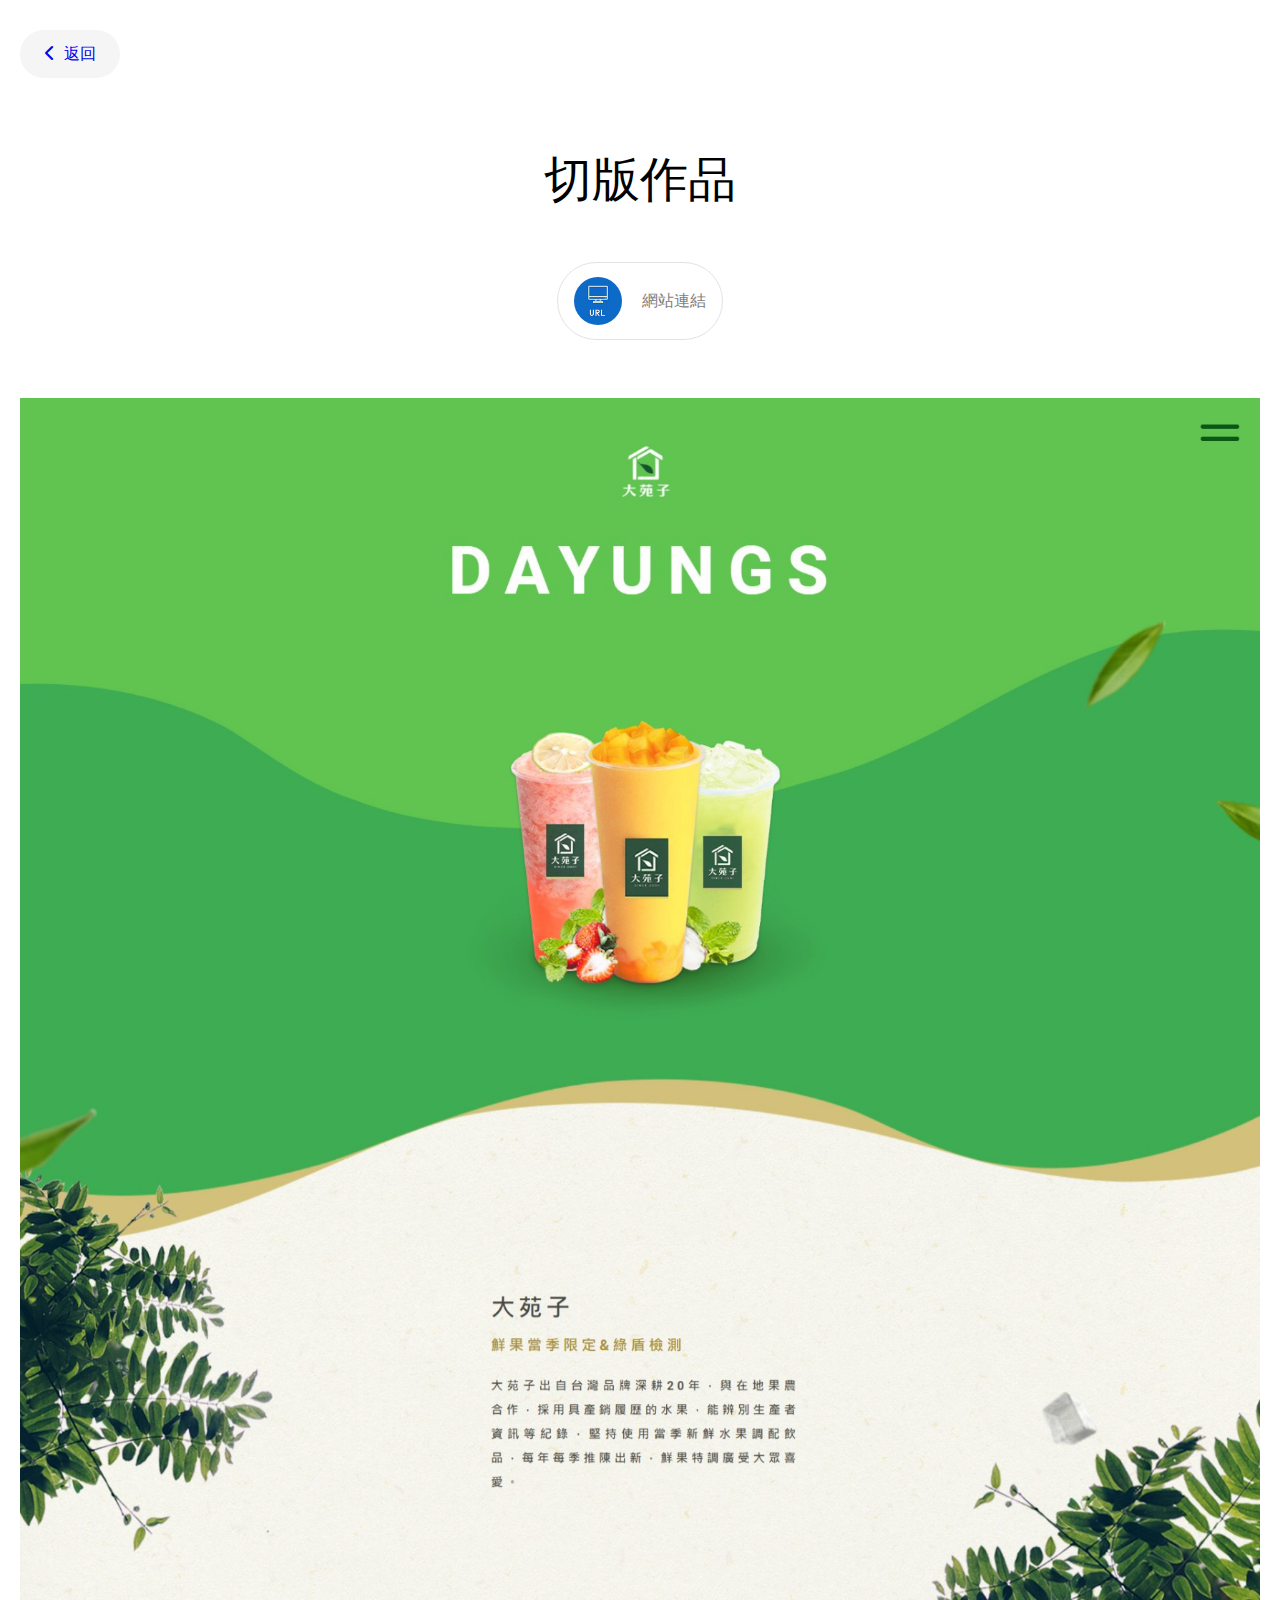
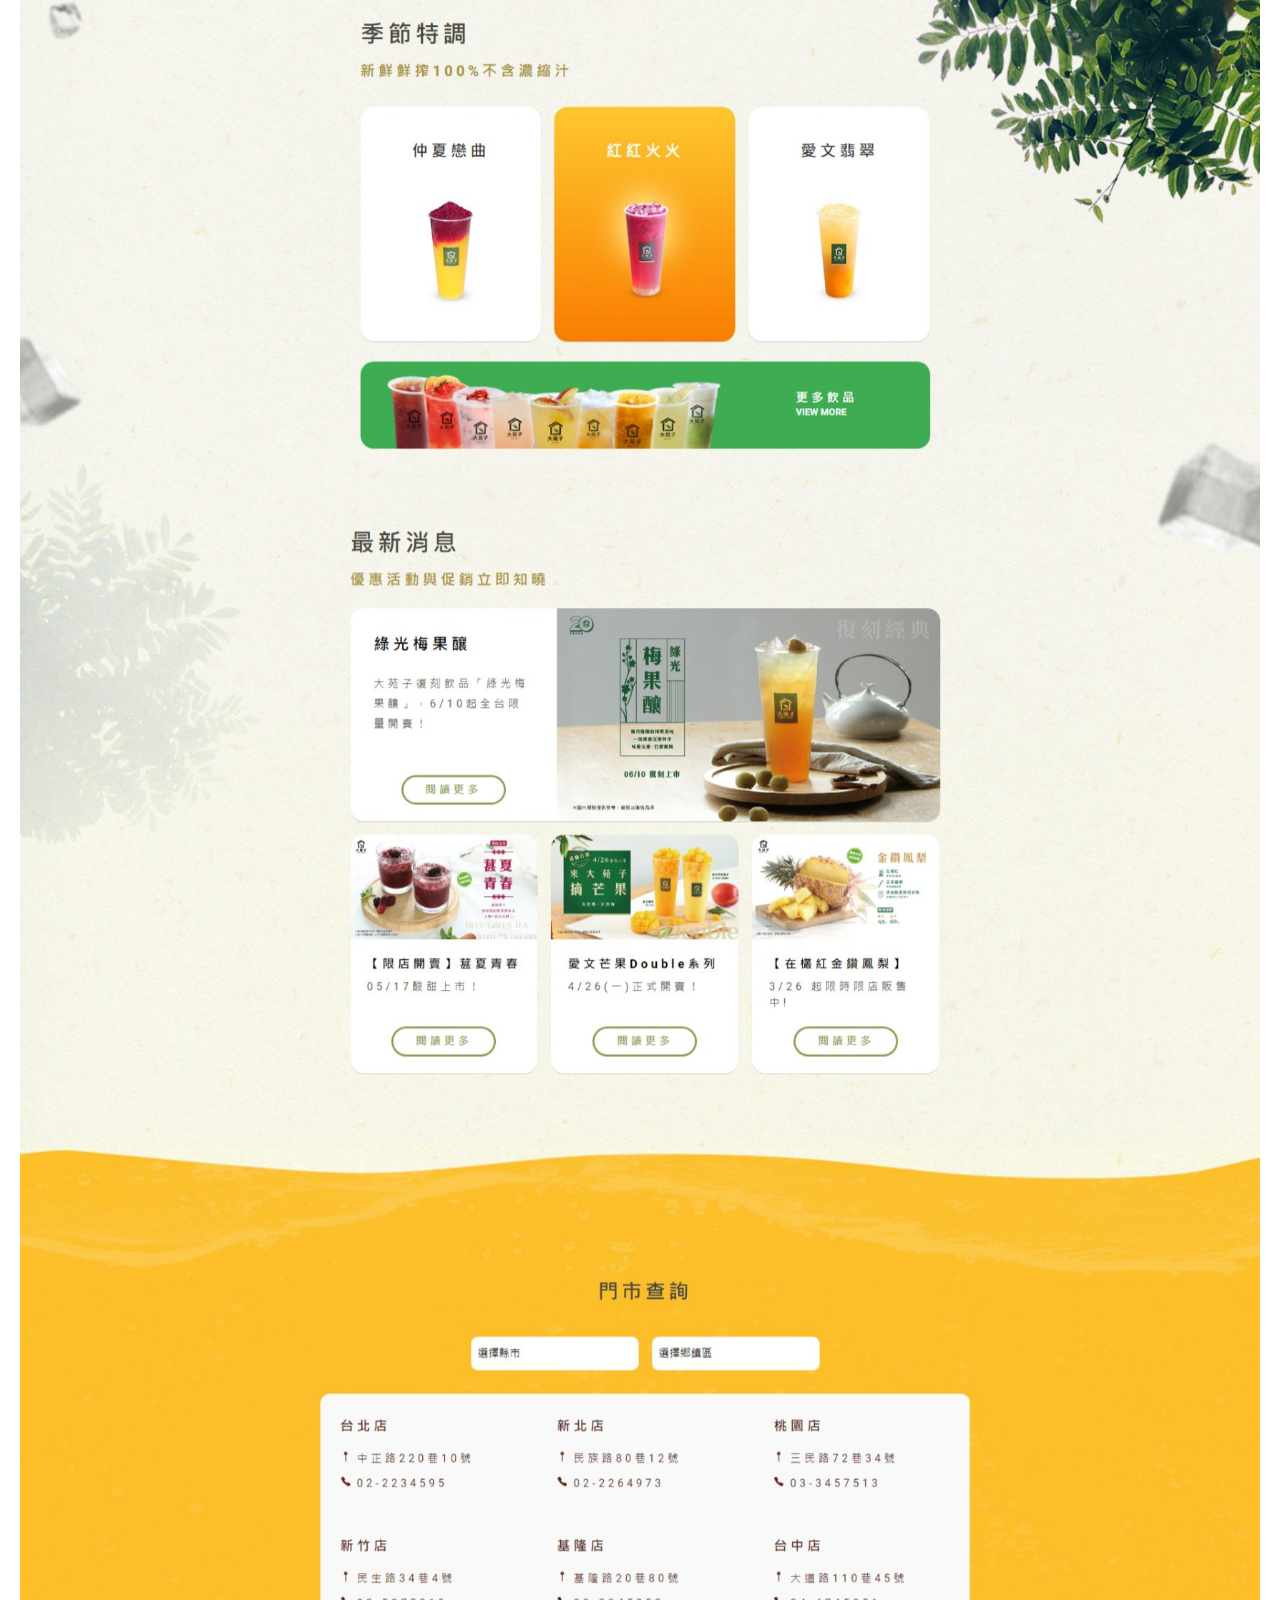
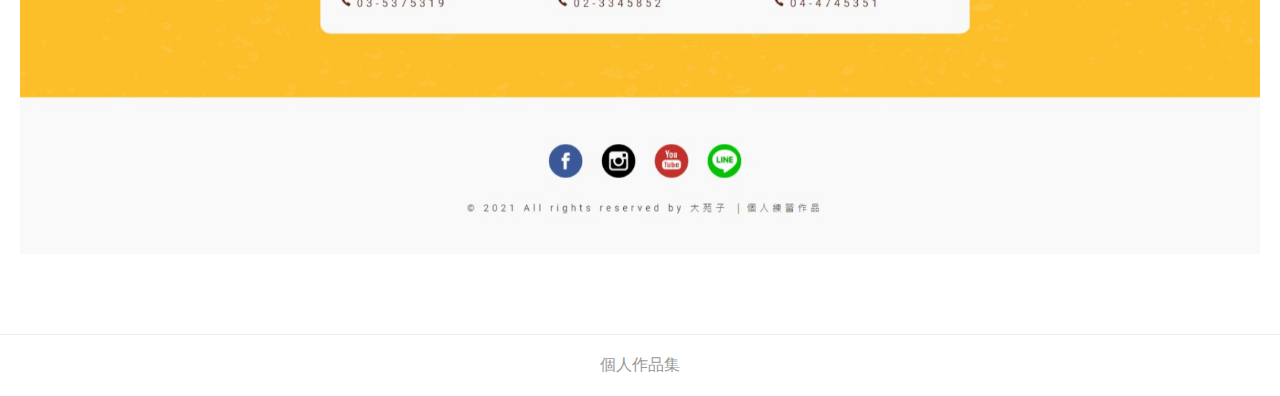
<file: page/2.html>
<!DOCTYPE html>
<html lang="zh-Hant">
  <head>
    <meta charset="UTF-8" />
    <meta name="viewport" content="width=device-width, initial-scale=1.0" />
    <title>Sean</title>
    <link rel="stylesheet" href="../css/main.css" />
    <link rel="stylesheet" href="../css/page.css" />
    <link
      rel="stylesheet"
      href="https://cdnjs.cloudflare.com/ajax/libs/font-awesome/6.3.0/css/all.min.css"
    />
    <link rel="icon" href="../img/titleImg.png" type="image/x-icon" />
  </head>
  <body>
    <div class="main-page">
      <a class="comeBackButton" href="../index.html">
        <i class="fa-solid fa-chevron-left"></i>
        返回
      </a>
      <div class="workFont">
        <h2>切版作品</h2>
        <div class="link">
          <a
            target="_blank"
            href="https://xeriom92076.github.io/dayungsPracticeWork.github.io/dayungs_exe/index.html"
          >
            <img src="../img/url.JPG" alt="" />
            網站連結
          </a>
        </div>
      </div>
      <div class="workImg">
        <img src="../img/dayungs1.jpg" alt="" />
      </div>
    </div>
    <footer>個人作品集</footer>
  </body>
</html>
</file>
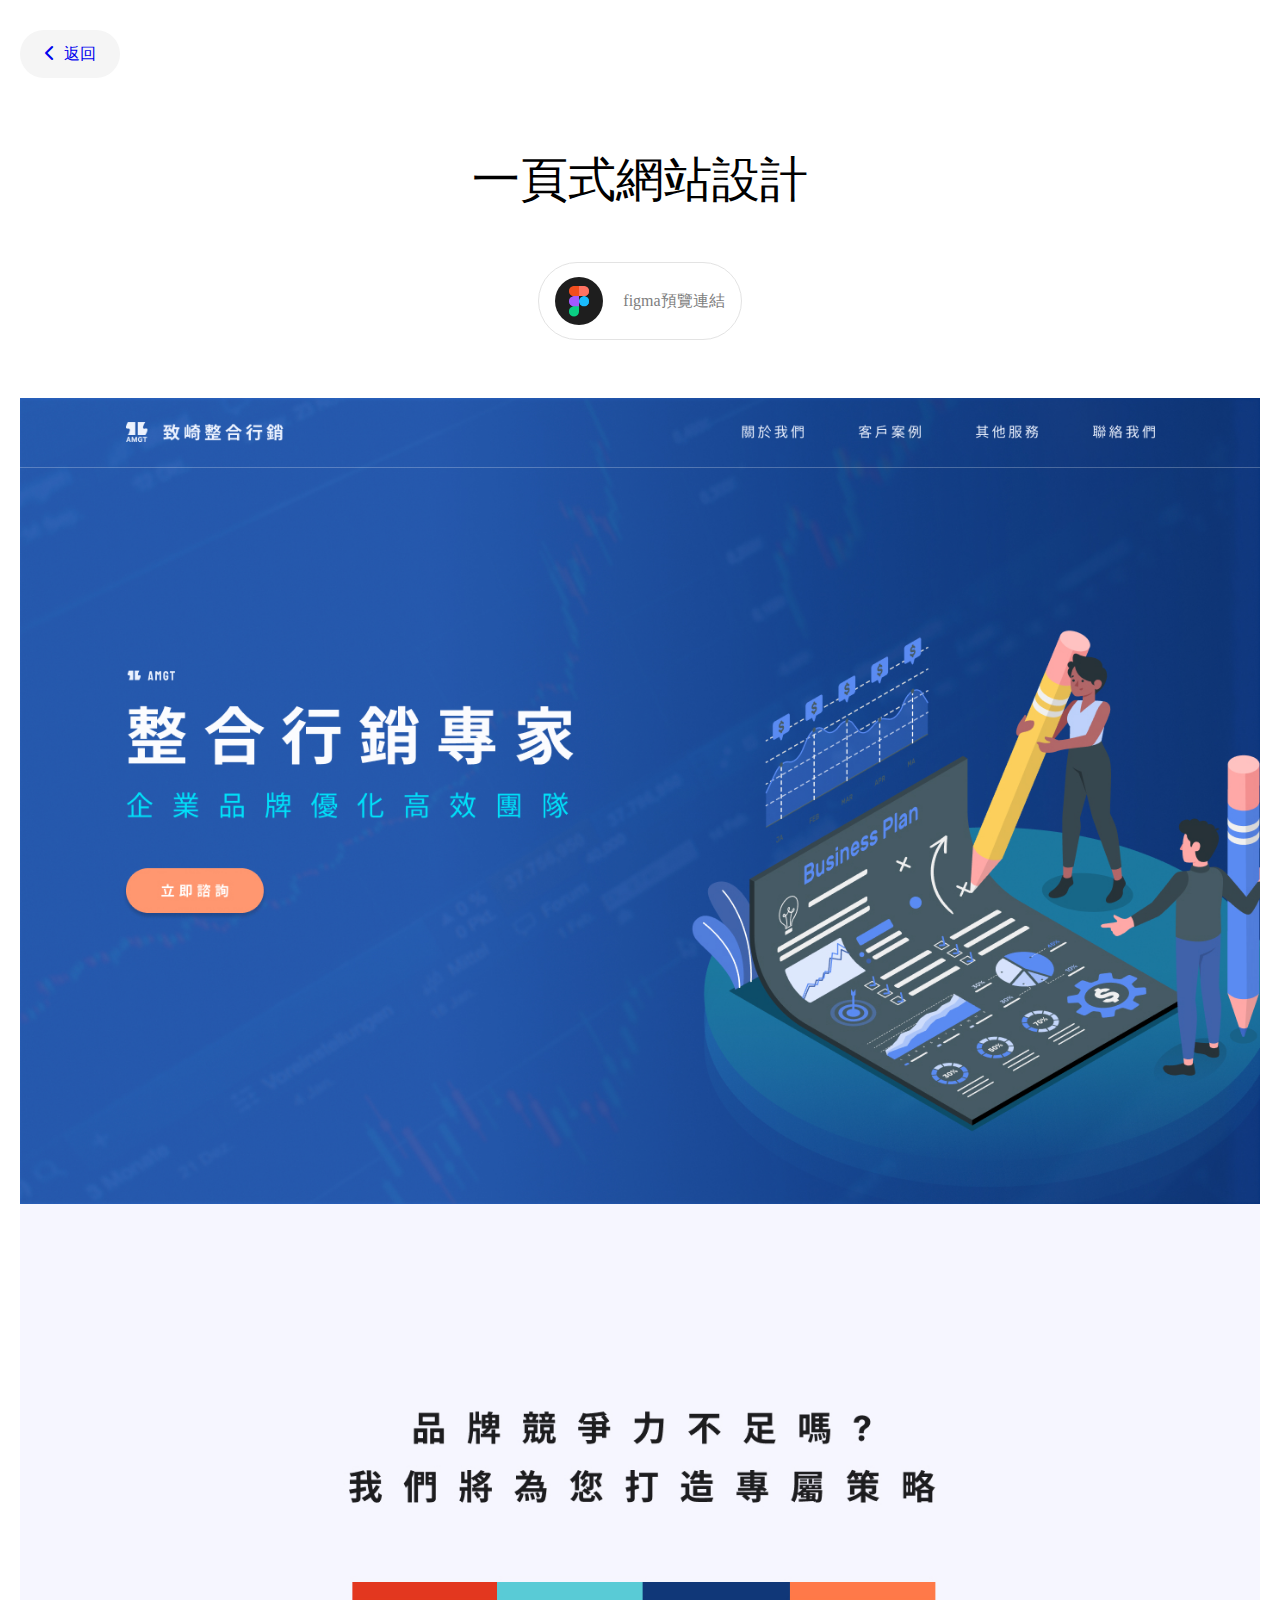
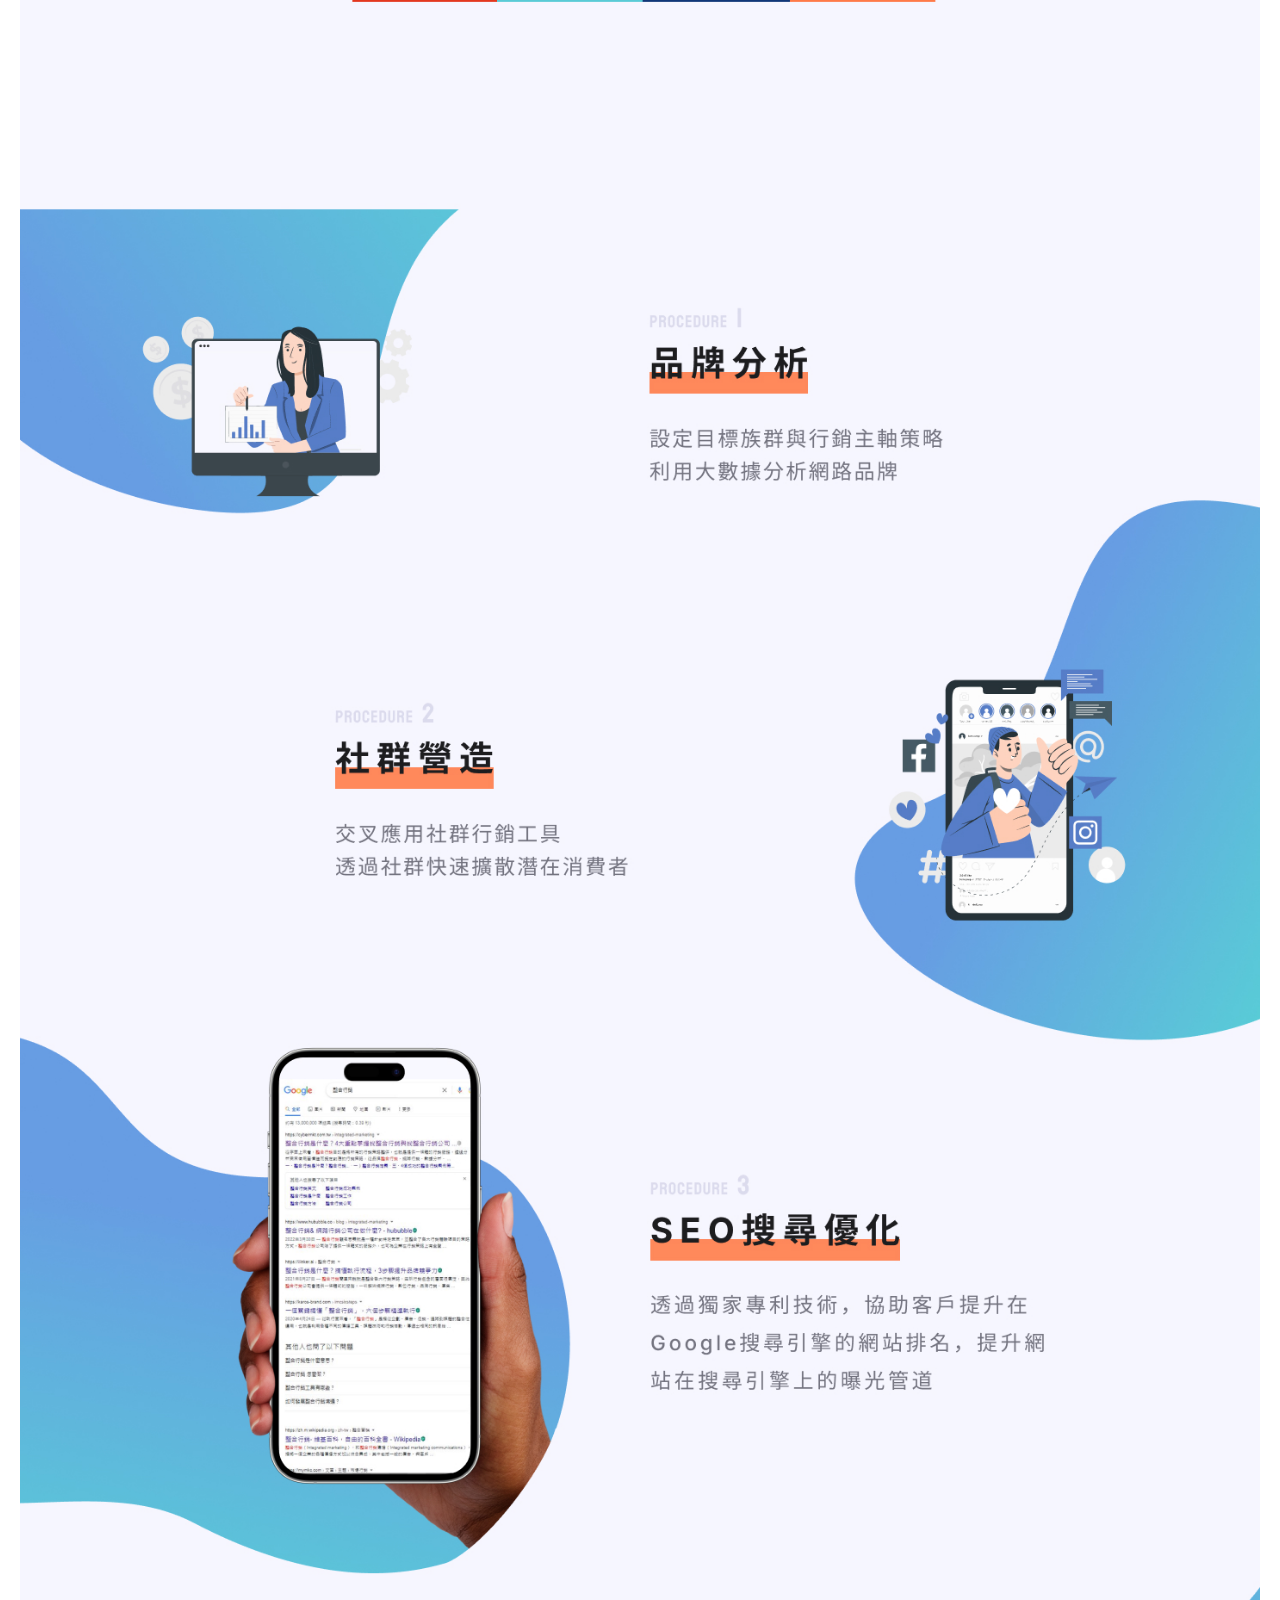
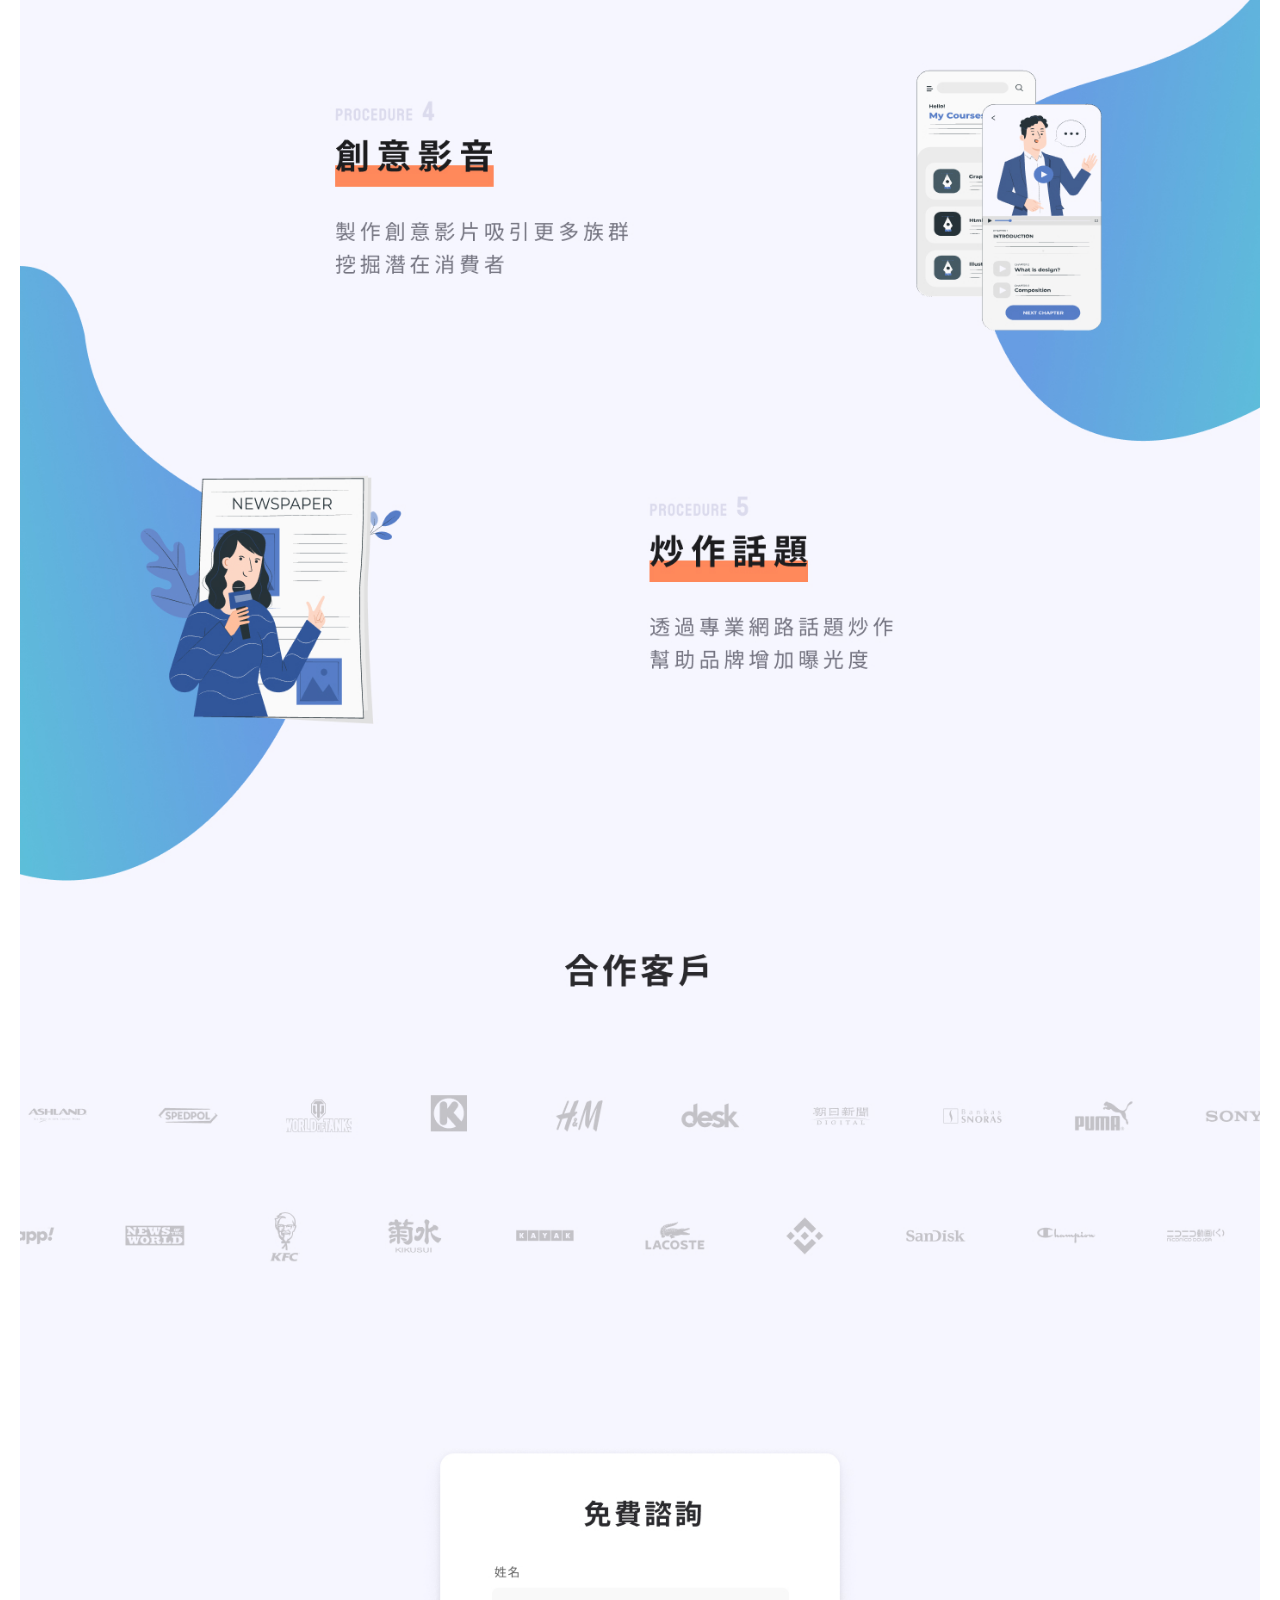
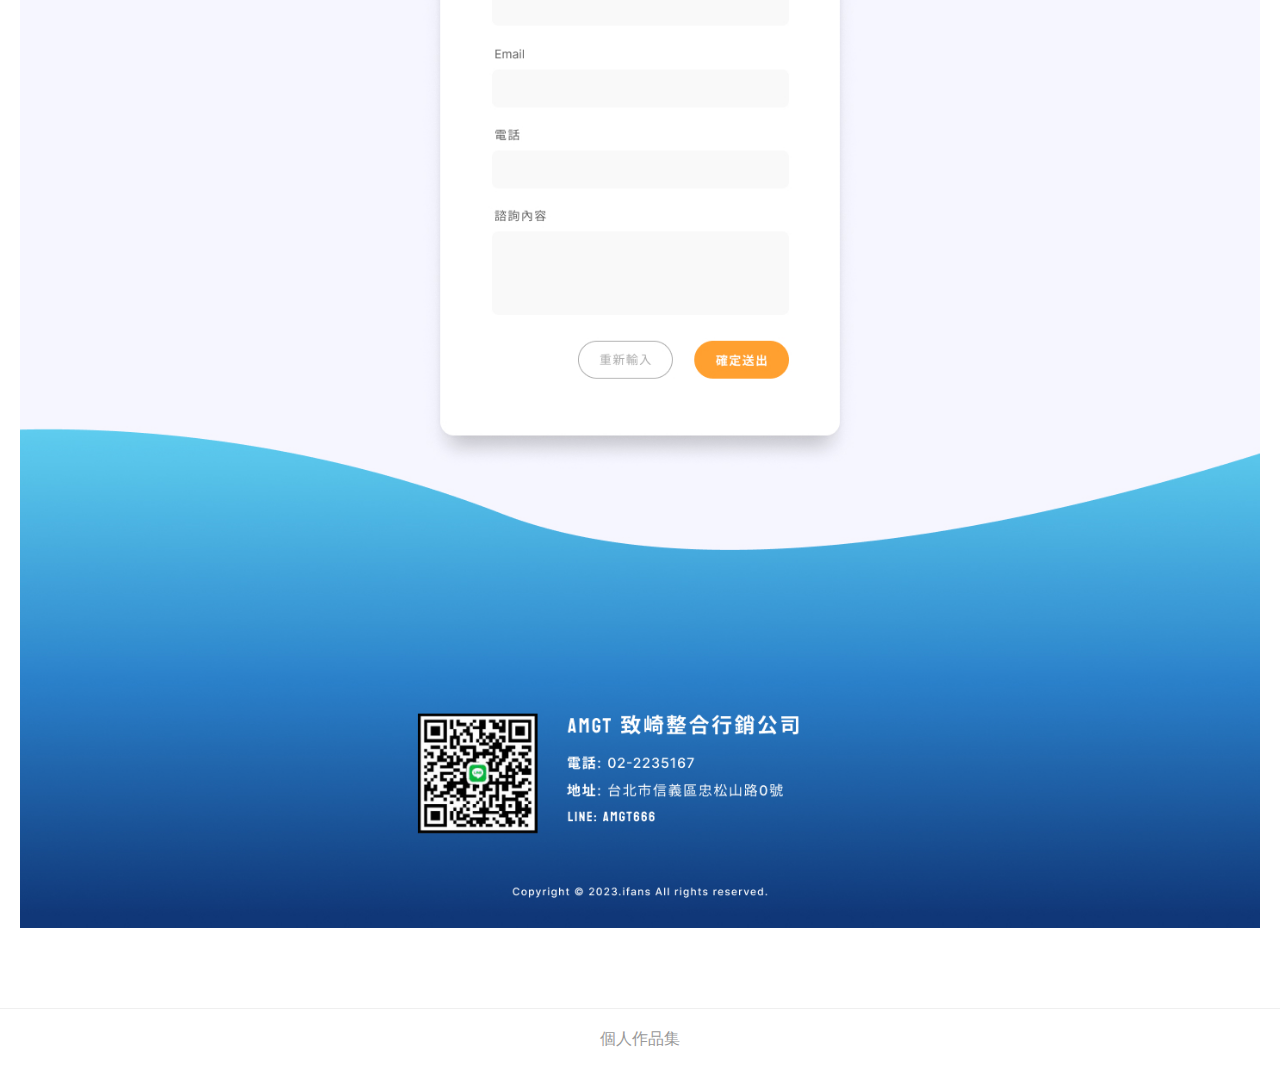
<file: page/3.html>
<!DOCTYPE html>
<html lang="zh-Hant">
  <head>
    <meta charset="UTF-8" />
    <meta name="viewport" content="width=device-width, initial-scale=1.0" />
    <title>Sean</title>
    <link rel="stylesheet" href="../css/main.css" />
    <link rel="stylesheet" href="../css/page.css" />
    <link
      rel="stylesheet"
      href="https://cdnjs.cloudflare.com/ajax/libs/font-awesome/6.3.0/css/all.min.css"
    />
    <link rel="icon" href="../img/titleImg.png" type="image/x-icon" />
  </head>
  <body>
    <div class="main-page">
      <a class="comeBackButton" href="../index.html">
        <i class="fa-solid fa-chevron-left"></i>
        返回
      </a>
      <div class="workFont">
        <h2>一頁式網站設計</h2>
        <div class="link">
          <a
            target="_blank"
            href="https://www.figma.com/proto/mrGfEy7NyAwJ6G1e34EuzI/%E8%A1%8C%E9%8A%B7%E4%BD%9C%E5%93%81?type=design&node-id=1-2&t=7vE9Phrenkx8wGZp-1&scaling=scale-down&page-id=0%3A1&mode=design"
          >
            <img src="../img/figma.png" alt="" />
            figma預覽連結
          </a>
        </div>
      </div>
      <div class="workImg">
        <img src="../img/14402.jpg" alt="" />
      </div>
    </div>
    <footer>個人作品集</footer>
  </body>
</html>
</file>
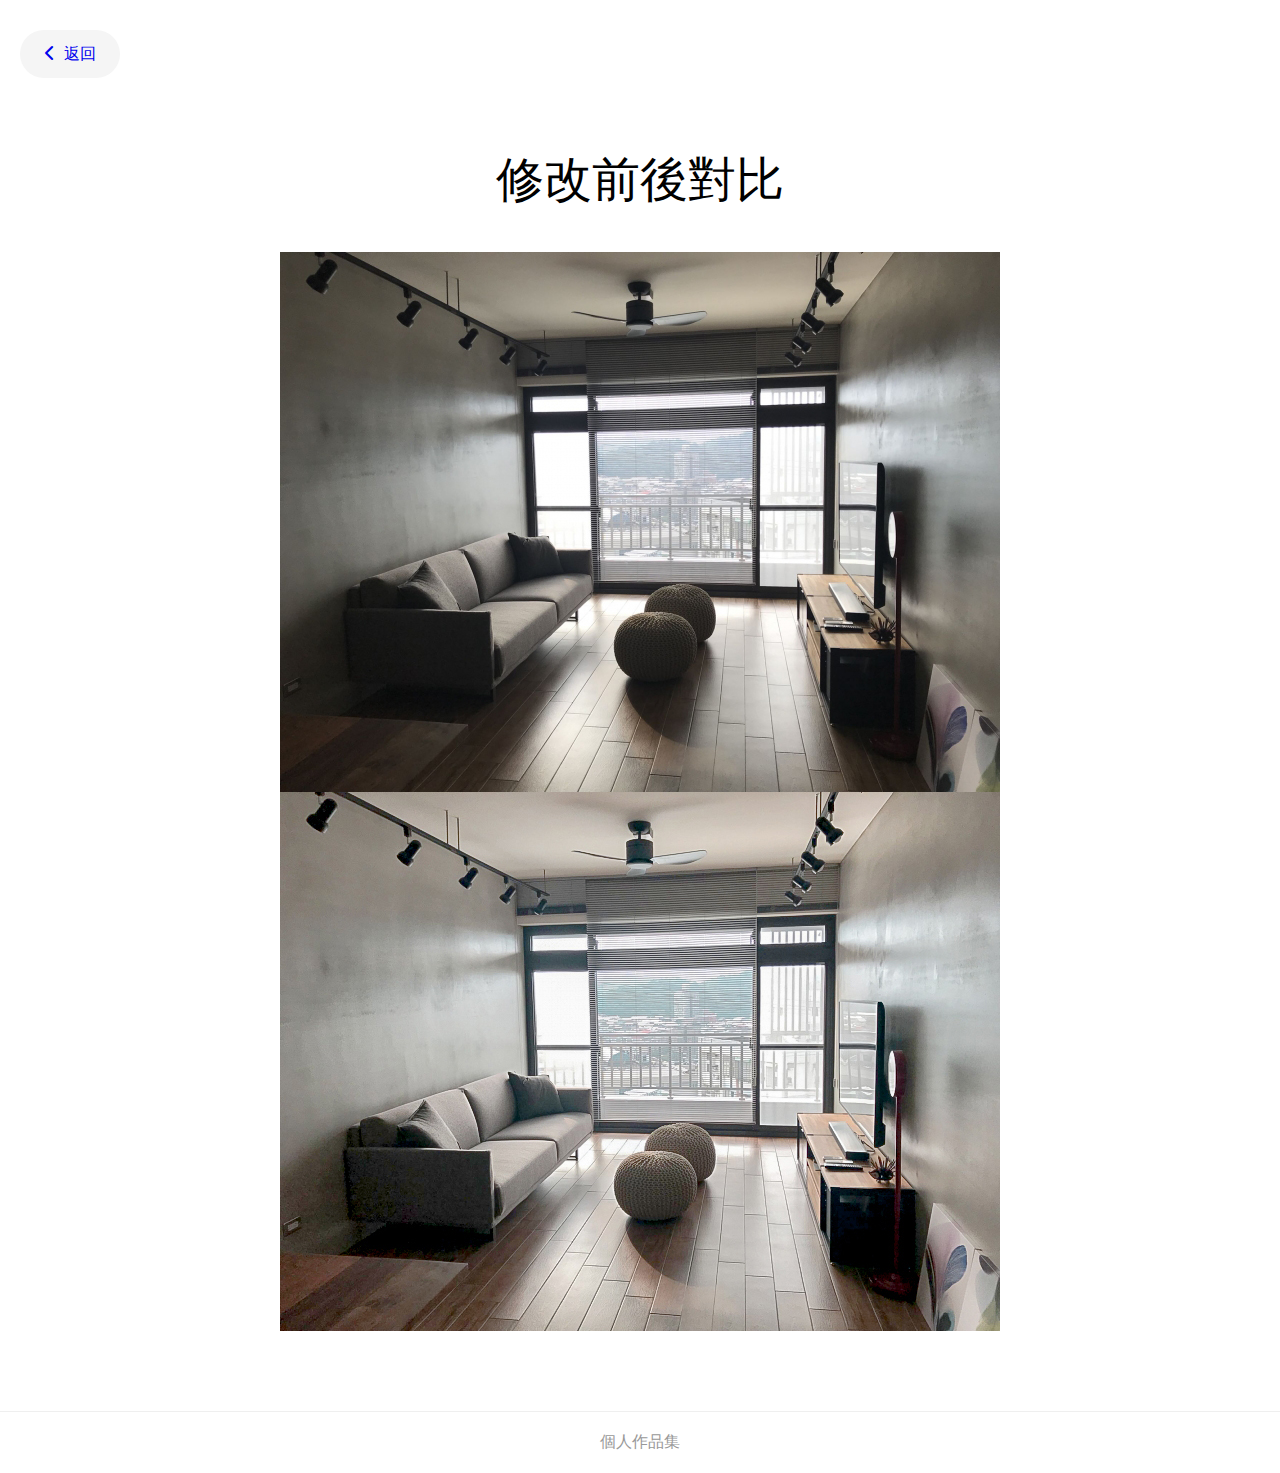
<file: page/4.html>
<!DOCTYPE html>
<html lang="zh-Hant">
  <head>
    <meta charset="UTF-8" />
    <meta name="viewport" content="width=device-width, initial-scale=1.0" />
    <title>Sean</title>
    <link rel="stylesheet" href="../css/main.css" />
    <link rel="stylesheet" href="../css/page.css" />
    <link
      rel="stylesheet"
      href="https://cdnjs.cloudflare.com/ajax/libs/font-awesome/6.3.0/css/all.min.css"
    />
    <link rel="icon" href="../img/titleImg.png" type="image/x-icon" />
  </head>
  <body>
    <div class="main-page">
      <a class="comeBackButton" href="../index.html">
        <i class="fa-solid fa-chevron-left"></i>
        返回
      </a>
      <div class="workFont">
        <h2>修改前後對比</h2>
      </div>
      <div class="workImg">
        <img src="../img/home.jpg" alt="" />
      </div>
    </div>
    <footer>個人作品集</footer>
  </body>
</html>
</file>
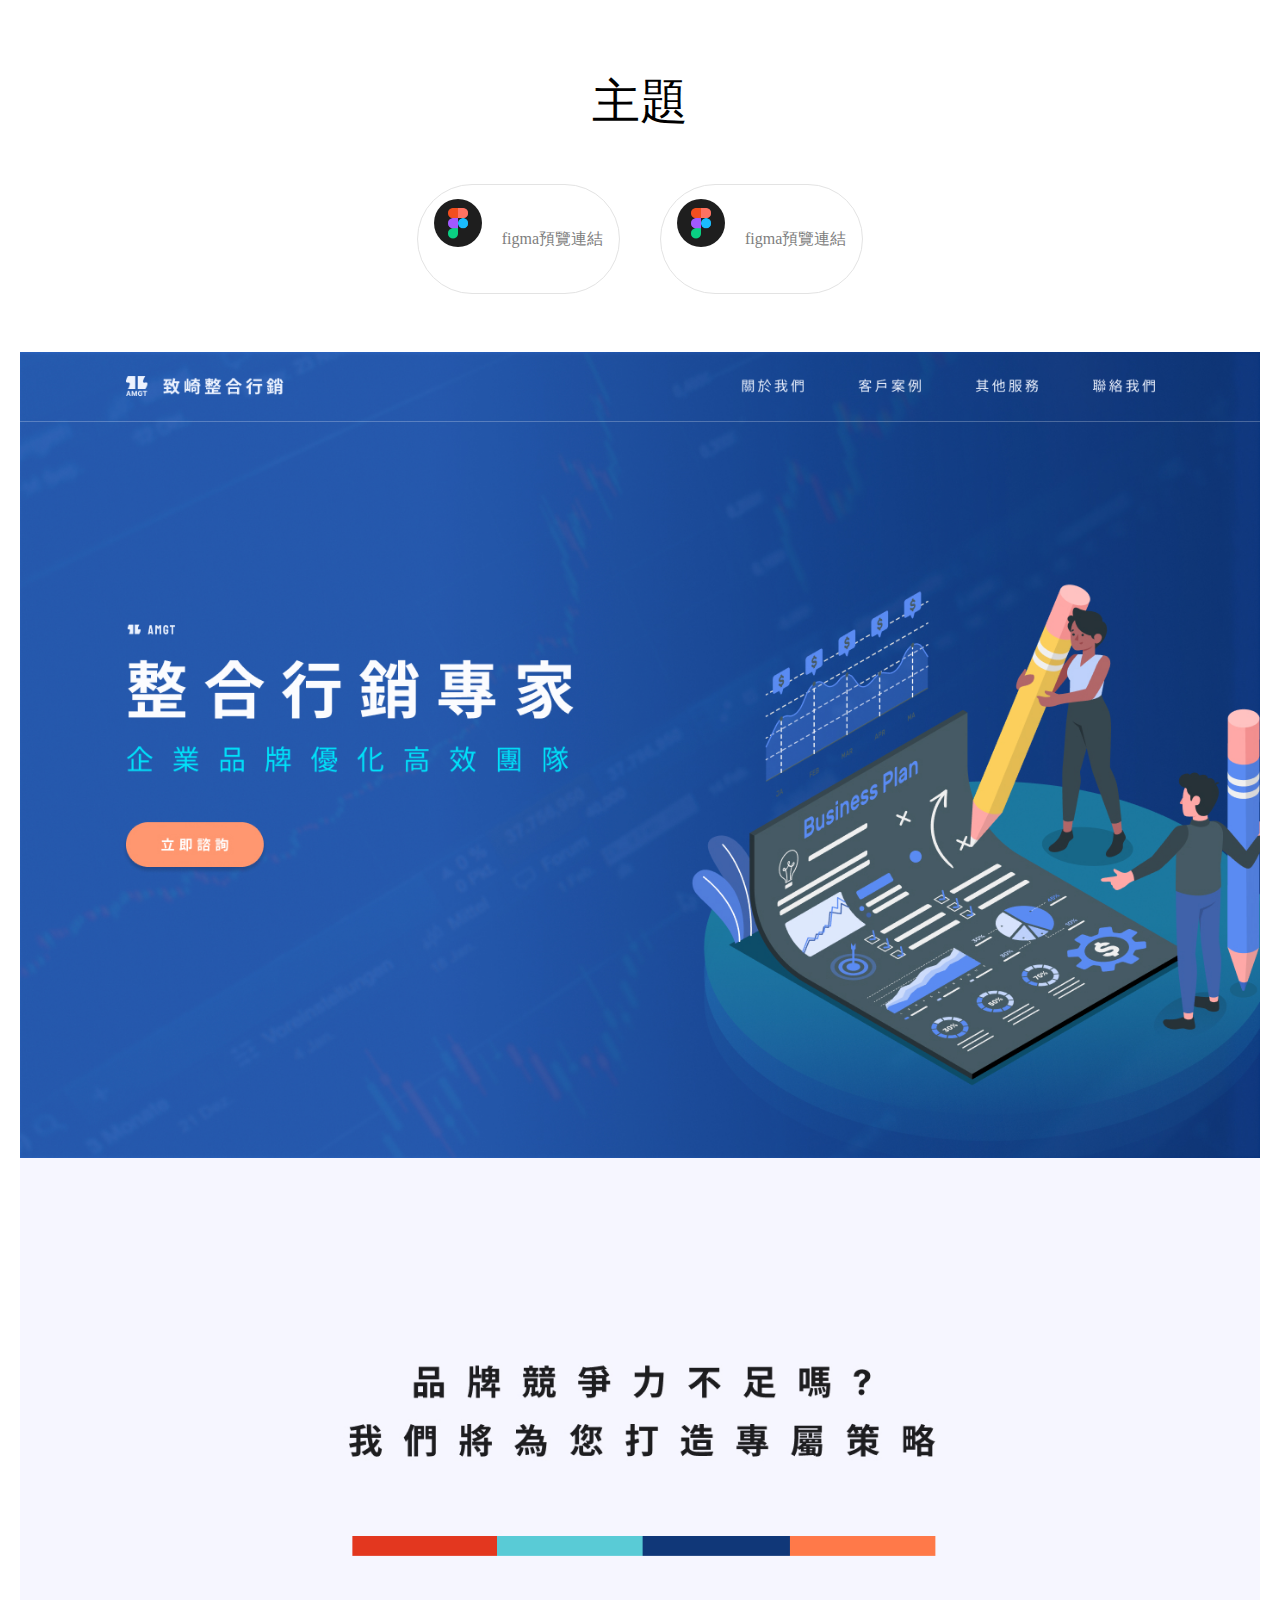
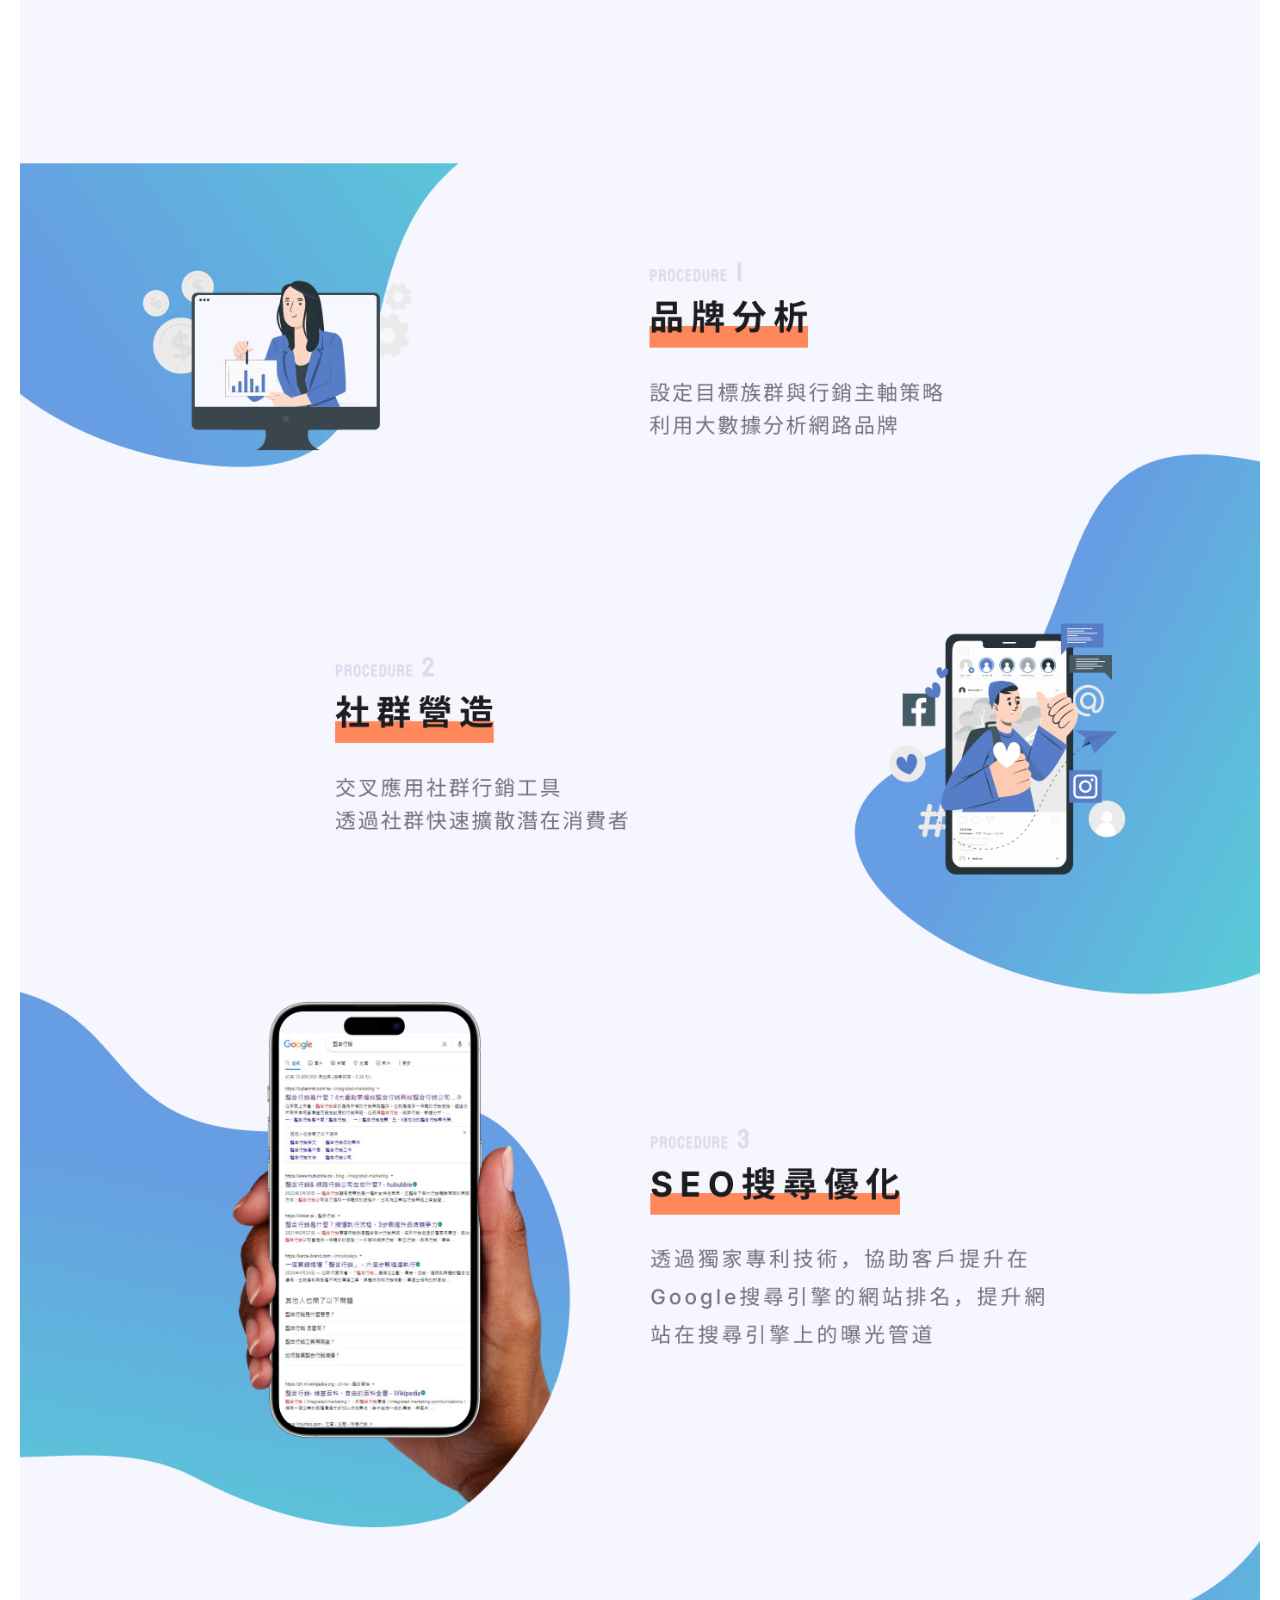
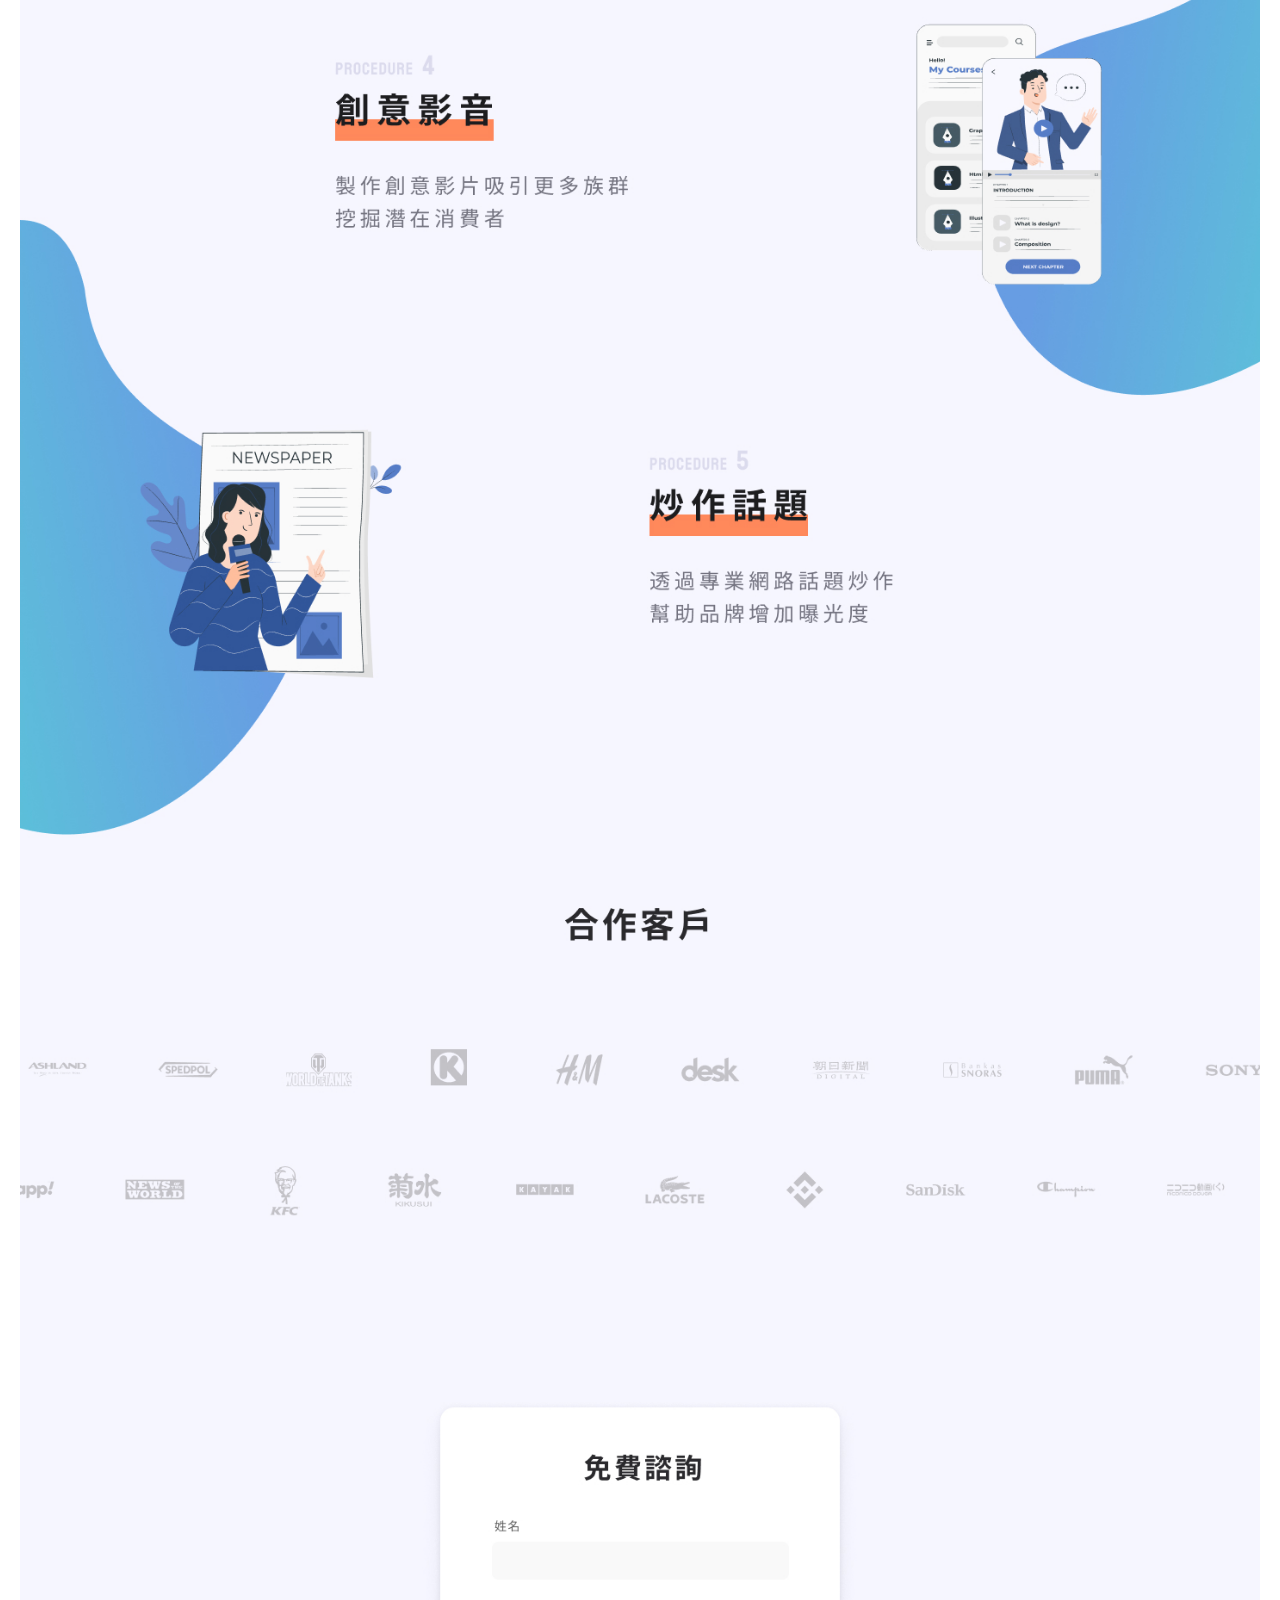
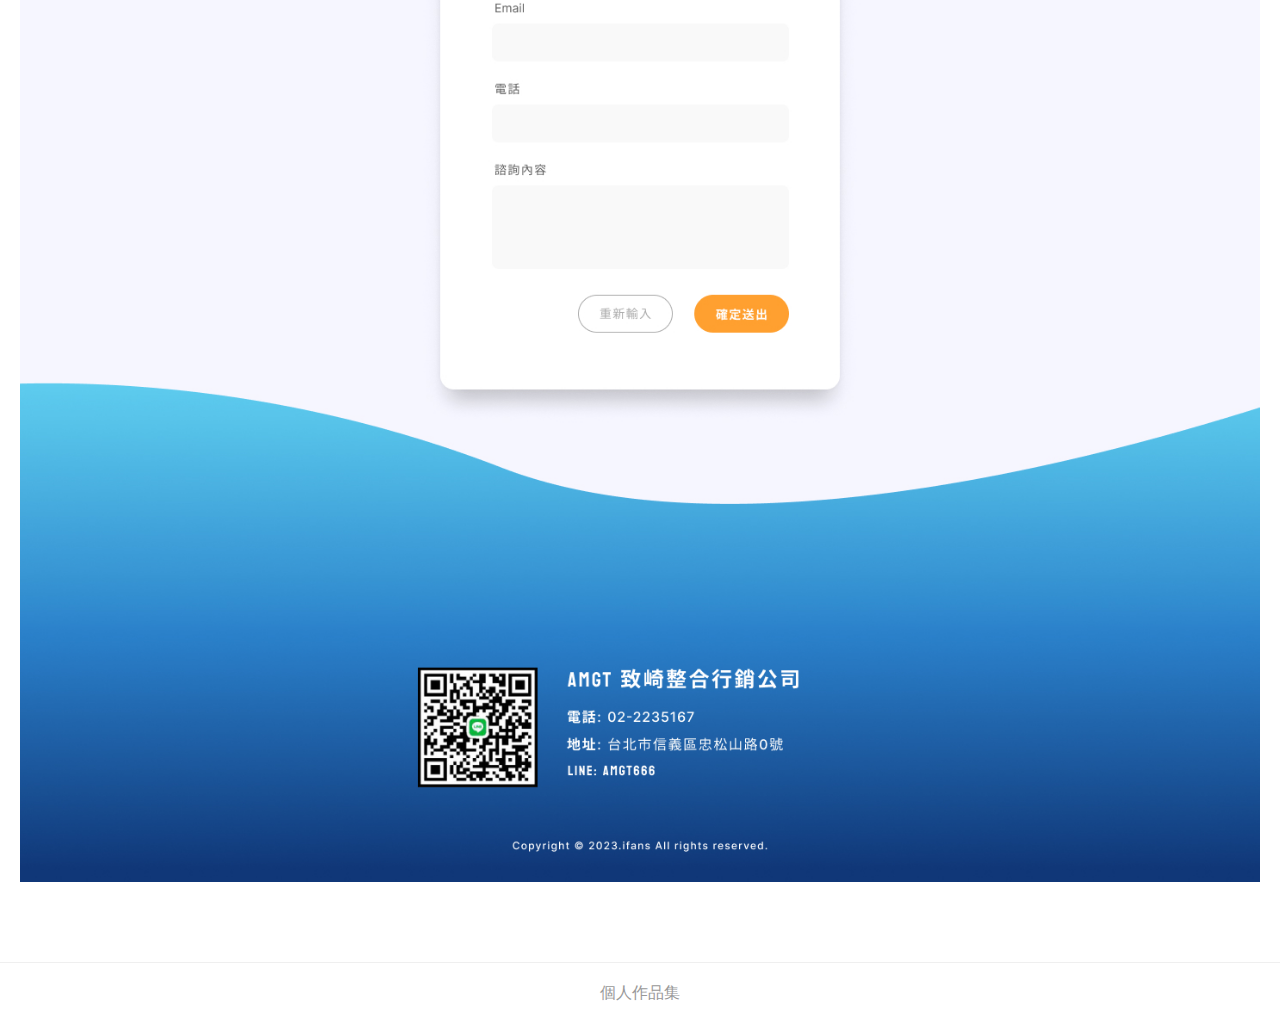
<file: page/work.html>
<!DOCTYPE html>
<html lang="zh-Hant">
  <head>
    <meta charset="UTF-8" />
    <meta name="viewport" content="width=device-width, initial-scale=1.0" />
    <title>Sean</title>
    <link rel="stylesheet" href="../css/main.css" />
    <link rel="stylesheet" href="../css/page.css" />
  </head>
  <body>
    <div class="main-page">
      <div class="workFont">
        <h2>主題</h2>
        <div class="link">
          <a href="#">
            <img src="../img/figma.png" alt="" />
            <p>figma預覽連結</p>
          </a>
          <a href="#">
            <img src="../img/figma.png" alt="" />
            <p>figma預覽連結</p>
          </a>
        </div>
      </div>
      <div class="workImg">
        <img src="../img/14402.jpg" alt="" />
      </div>
    </div>
    <footer>個人作品集</footer>
  </body>
</html>
</file>
<file: css/main.css>
@import url("https://fonts.googleapis.com/css2?family=Barlow:ital,wght@0,100;0,200;0,300;0,400;0,500;0,600;0,700;0,800;0,900;1,100;1,200;1,300;1,400;1,500;1,600;1,700;1,800;1,900&display=swap");

body {
  margin: 0;
}
a {
  text-decoration: none;
}
h1 {
  font-size: 72px;
  font-family: "Barlow", sans-serif, "微軟正黑體";
  text-align: center;
  color: #66c9c5;
  font-weight: 900;
  font-style: italic;
}
.main {
  box-sizing: border-box;
  margin-top: 100px;
}
.card {
  background-color: #fbfbfb;
}
.card ul {
  list-style: none;
  padding-left: 0px;
  display: flex;
  flex-wrap: wrap;
  justify-content: center;
  margin: 0;
  padding: 56px 0;
}
.card ul li {
  width: 300px;
  margin: 10px 15px;
}
.card ul li a {
  background-color: #fff;
  display: inline-block;
  width: 100%;
  border-radius: 12px;
  overflow: hidden;
}
.card ul li a img {
  width: 100%;
  height: 180px;
  display: block;
  object-fit: cover;
}
.card ul li p {
  padding: 0 10px;
}
@media (max-width: 600px) {
  h1 {
    font-size: 48px;
  }
  .card ul {
    padding: 32px 0;
  }
}

footer {
  border-top: 1px solid #efefef;
  margin-top: 80px;
  padding: 20px;
  text-align: center;
  color: #999;
}
</file>
<file: whiteHorseTile/main.css>
* {
  position: relative;
  padding: 0;
  margin: 0;
  font-family: 微軟正黑體, arial;
}

html,
body {
  width: 100%;
  height: 100%;
  background-color: #f3f3f3;
}

li {
  list-style: none;
}

a {
  text-decoration: none;
}
img {
  display: table-cell;
  max-width: 100%;
}
</file>
<file: css/page.css>
.main-page {
  padding: 0 20px;
}
.main-page .comeBackButton {
  display: block;
  width: 100px;
  height: 48px;
  background-color: #f5f5f5;
  border-radius: 100px;
  line-height: 48px;
  text-align: center;
  margin-top: 30px;
}
.main-page .comeBackButton i {
  margin-right: 5px;
}

.main-page .workFont {
  max-width: 1440px;
  margin: 0 auto;
  box-sizing: border-box;
  padding-top: 30px;
  text-align: center;
}
.main-page .workFont h2 {
  font-size: 48px;
  font-weight: 300;
}
.main-page .workFont .link {
  display: flex;
  justify-content: center;
  margin-bottom: 48px;
}
.main-page .workFont .link a {
  display: flex;
  justify-content: center;
  margin: 10px 20px;
  line-height: 48px;
  padding: 14px 16px;
  border: solid 1px #e3e3e3;
  border-radius: 100px;
  color: #7e7e7e;
}
.main-page .workFont .link a:hover {
  background-color: #e3e3e3;
  color: #000;
}
.main-page .workFont .link a img {
  width: 48px;
  height: 48px;
  overflow: hidden;
  border-radius: 50px;
  margin-right: 20px;
}
.main-page .workImg img {
  max-width: 100%;
  display: block;
  margin: 0 auto;
  object-fit: cover;
}
@media (max-width: 600px) {
  .main-page .workFont .link {
    flex-wrap: wrap;
  }
}
</file>
